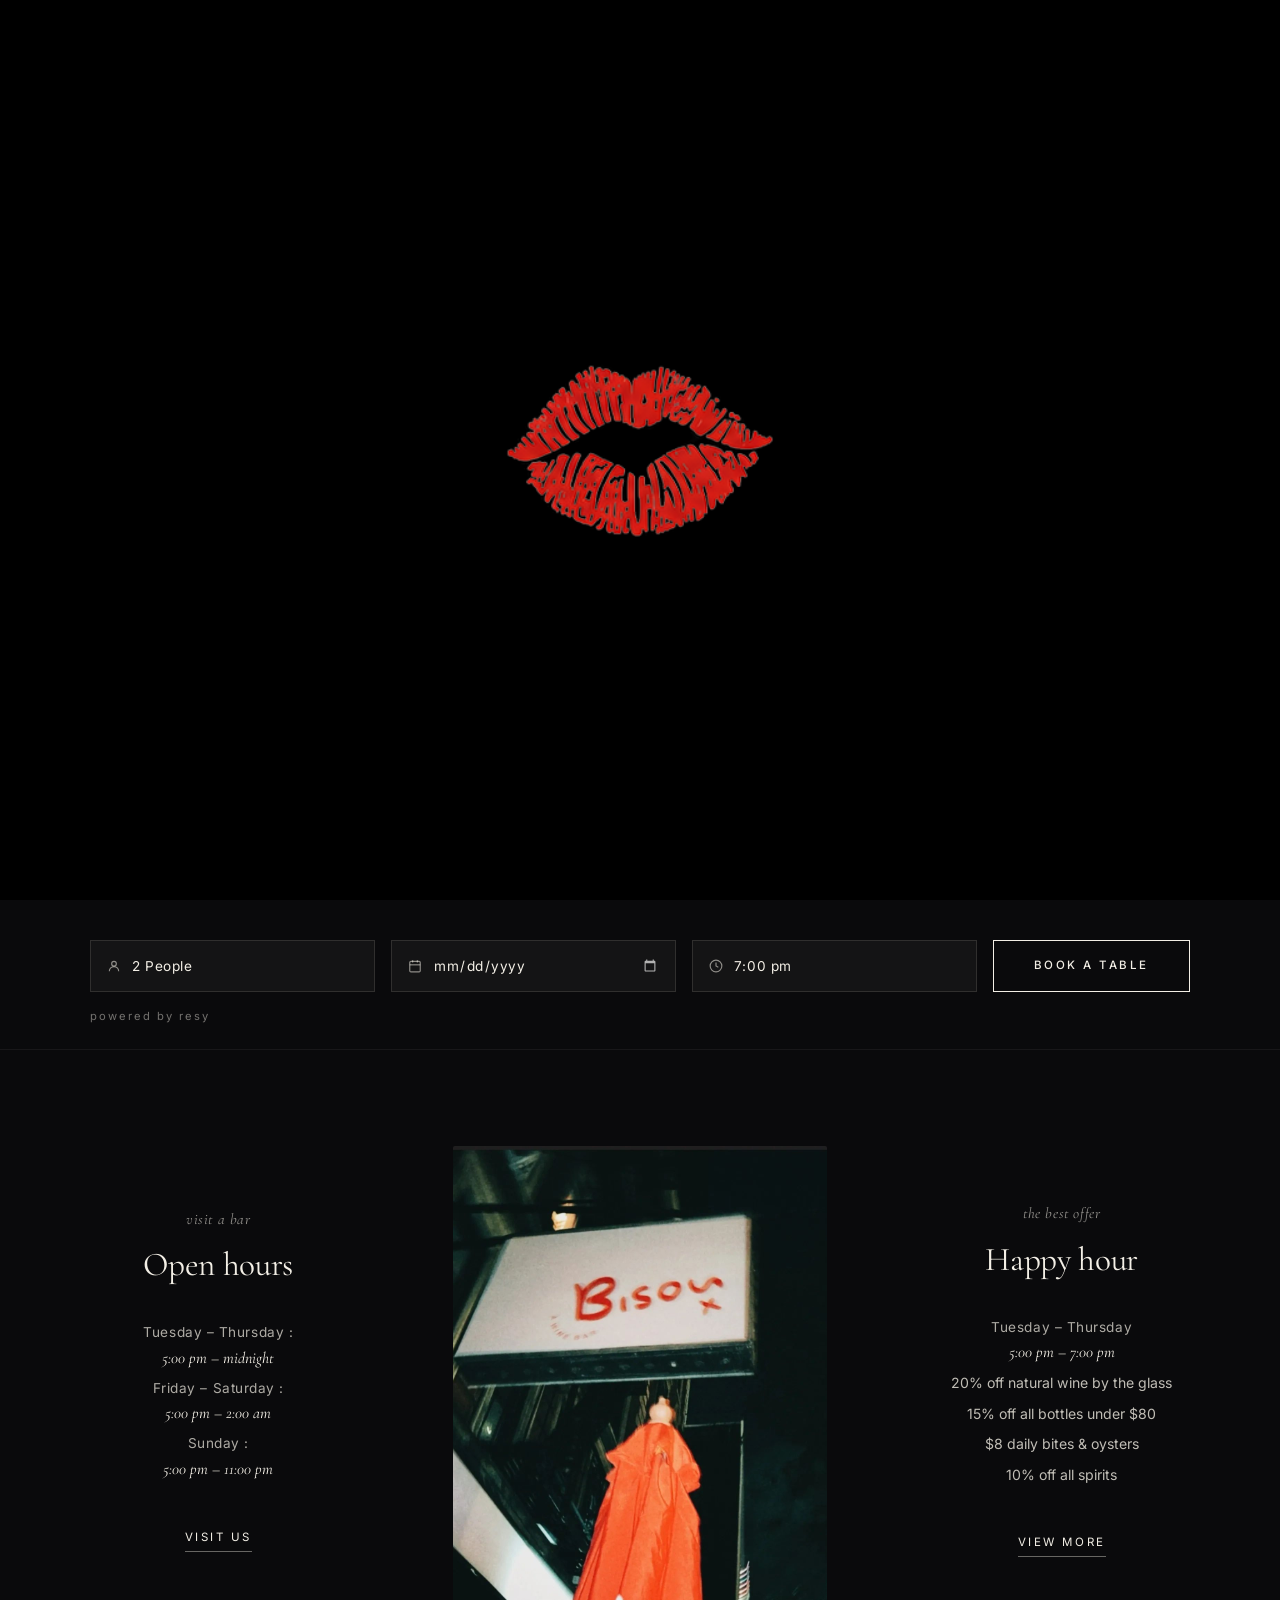
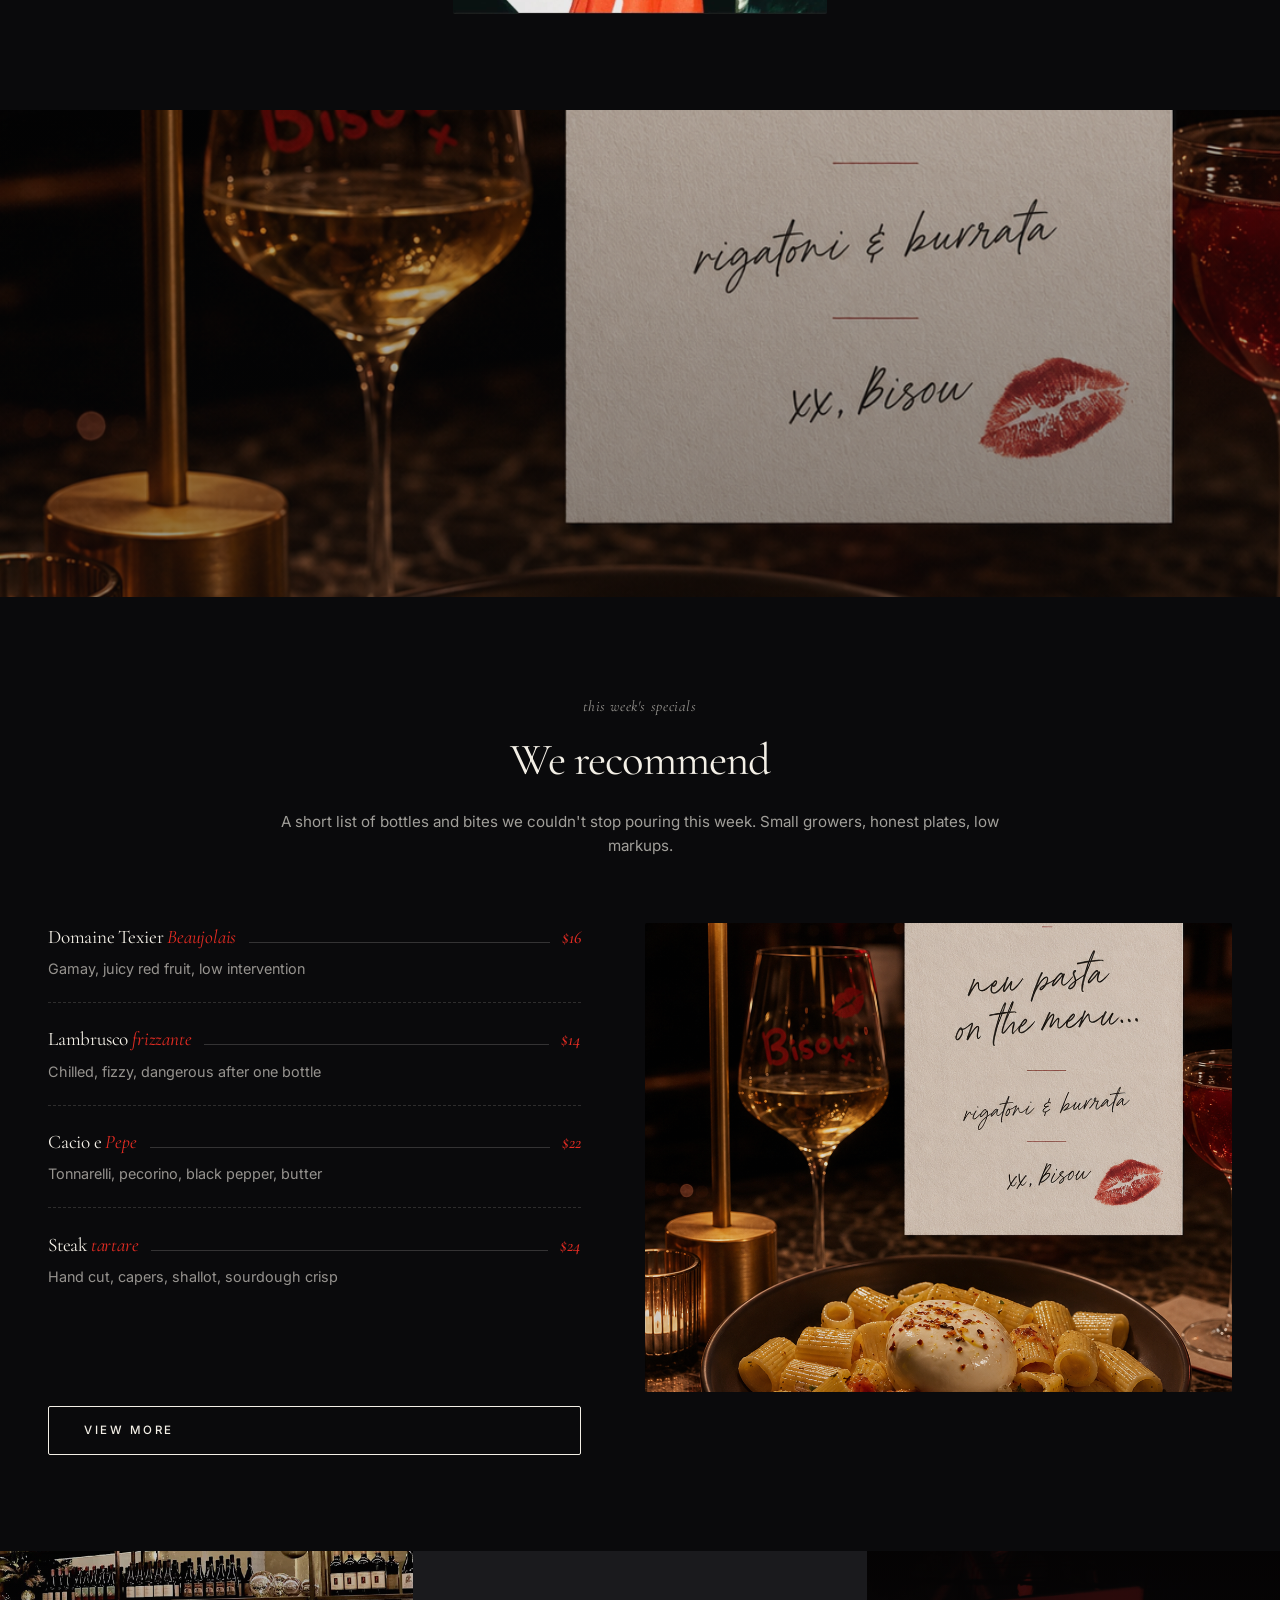
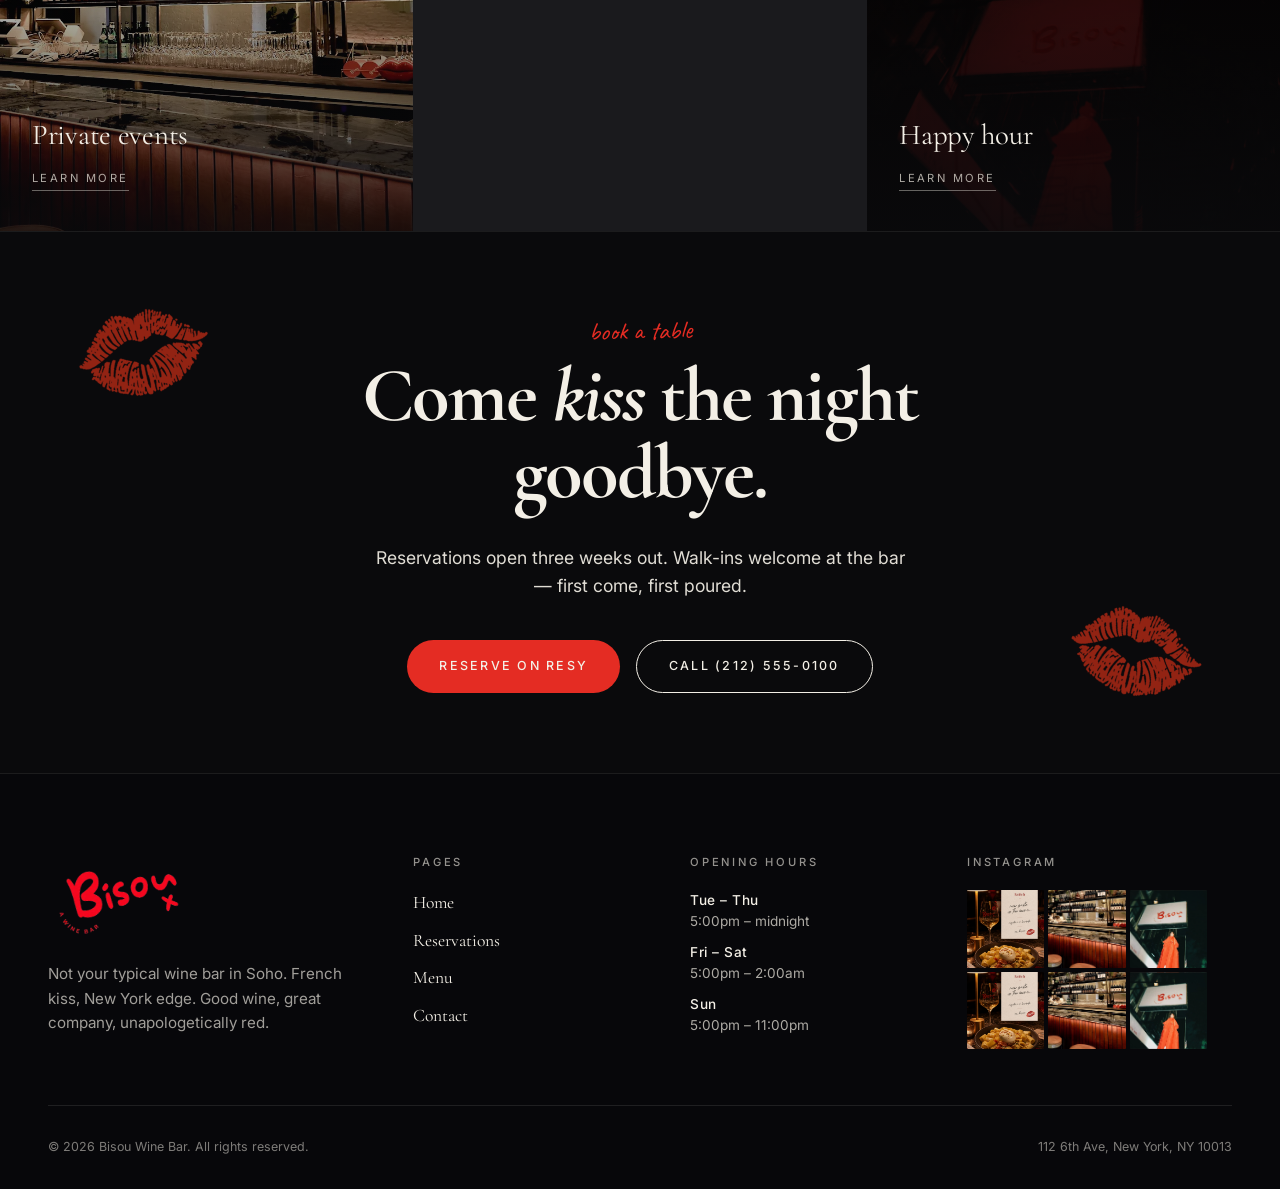
<file: index.html>
<!DOCTYPE html>
<html lang="en">
<head>
<meta charset="UTF-8">
<meta name="viewport" content="width=device-width, initial-scale=1.0">

<!-- ============ SEO ============ -->
<title>Bisou — Not Your Typical Wine Bar in Soho, NYC | Natural Wine & Late-Night Bites</title>
<meta name="description" content="Bisou is a natural wine bar in Soho, NYC. French kiss, New York edge. 120+ bottles by the glass, late-night bites, open until late. Book your table on Resy.">
<meta name="keywords" content="wine bar soho, wine bar nyc, natural wine soho, french wine bar new york, late night wine bar nyc, soho restaurants, bisou wine bar, wine bar spring street">
<meta name="author" content="Bisou Wine Bar">
<meta name="robots" content="index, follow, max-image-preview:large">
<link rel="canonical" href="https://bisounyc.com/">
<link rel="icon" type="image/png" href="images/xx.png">
<link rel="apple-touch-icon" href="images/xx.png">
<meta name="geo.region" content="US-NY">
<meta name="geo.placename" content="New York">
<meta name="geo.position" content="40.7237;-74.0021">
<meta name="ICBM" content="40.7237, -74.0021">

<!-- Open Graph -->
<meta property="og:type" content="restaurant.restaurant">
<meta property="og:title" content="Bisou — Not Your Typical Wine Bar in Soho, NYC">
<meta property="og:description" content="French kiss, New York edge. Natural wine bar in Soho. Open until late.">
<meta property="og:url" content="https://bisounyc.com/">
<meta property="og:site_name" content="Bisou Wine Bar">
<meta property="og:locale" content="en_US">
<meta property="og:image" content="https://bisounyc.com/og-image.jpg">

<!-- Twitter -->
<meta name="twitter:card" content="summary_large_image">
<meta name="twitter:title" content="Bisou — Not Your Typical Wine Bar in Soho, NYC">
<meta name="twitter:description" content="French kiss, New York edge. Natural wine bar in Soho. Open until late.">
<meta name="twitter:image" content="https://bisounyc.com/og-image.jpg">

<!-- LocalBusiness Schema -->
<script type="application/ld+json">
{
  "@context": "https://schema.org",
  "@type": "BarOrPub",
  "@id": "https://bisounyc.com/#business",
  "name": "Bisou Wine Bar",
  "alternateName": "Bisou",
  "description": "Natural wine bar in Soho, NYC. French kiss, New York edge. 120+ bottles by the glass, late-night bites, open until late.",
  "url": "https://bisounyc.com/",
  "telephone": "+1-212-555-0100",
  "email": "hello@bisounyc.com",
  "priceRange": "$$",
  "image": "https://bisounyc.com/og-image.jpg",
  "logo": "https://bisounyc.com/logo.png",
  "address": {
    "@type": "PostalAddress",
    "streetAddress": "112 6th Ave",
    "addressLocality": "New York",
    "addressRegion": "NY",
    "postalCode": "10013",
    "addressCountry": "US"
  },
  "geo": {
    "@type": "GeoCoordinates",
    "latitude": 40.7237,
    "longitude": -74.0021
  },
  "openingHoursSpecification": [
    { "@type": "OpeningHoursSpecification", "dayOfWeek": ["Tuesday","Wednesday","Thursday"], "opens": "17:00", "closes": "00:00" },
    { "@type": "OpeningHoursSpecification", "dayOfWeek": ["Friday","Saturday"], "opens": "17:00", "closes": "02:00" },
    { "@type": "OpeningHoursSpecification", "dayOfWeek": "Sunday", "opens": "17:00", "closes": "23:00" }
  ],
  "servesCuisine": ["Wine Bar", "French", "American", "Natural Wine"],
  "acceptsReservations": "https://resy.com/cities/ny/bisou",
  "hasMenu": "https://bisounyc.com/menu.html",
  "sameAs": [
    "https://www.instagram.com/bisoubarnyc/"
  ],
  "areaServed": {
    "@type": "City",
    "name": "New York"
  }
}
</script>

<link rel="preconnect" href="https://fonts.googleapis.com">
<link rel="preconnect" href="https://fonts.gstatic.com" crossorigin>
<link href="https://fonts.googleapis.com/css2?family=Cormorant+Garamond:ital,wght@0,400;0,500;0,600;0,700;1,400;1,500;1,600;1,700&family=Inter:wght@300;400;500;600;700&family=Caveat:wght@400;600&display=swap" rel="stylesheet">
<link rel="stylesheet" href="styles.css?v=5">
</head>
<body class="home-dark">

<!-- LOADER -->
<div class="bisou-loader" id="bisouLoader" role="status" aria-label="Loading Bisou">
  <img src="images/kiss.png" alt="" class="bisou-loader-mark" aria-hidden="true">
</div>
<script>
  // Hide loader immediately if already shown this session (prevents flash on nav).
  try {
    if (sessionStorage.getItem('bisouLoaderSeen') === '1') {
      document.getElementById('bisouLoader').classList.add('is-hidden');
    }
  } catch (e) {}
</script>

<!-- NAV -->
<nav id="nav" class="dark" aria-label="Main navigation">
  <a href="/" class="nav-logo" aria-label="Bisou home"><img src="images/logo.png" alt="Bisou — A Wine Bar"></a>
  <button class="nav-toggle" aria-label="Toggle menu" aria-expanded="false" aria-controls="primary-nav">
    <span></span><span></span><span></span>
  </button>
  <ul class="nav-links" id="primary-nav">
    <li><a href="#story">Home</a></li>
    <li><a href="menu.html">Menu</a></li>
    <li><a href="events.html">Events</a></li>
    <li><a href="#reservation">Reservations</a></li>
    <li><a href="#contact">Contact</a></li>
  </ul>
  <div class="nav-right">
    <a href="https://www.instagram.com/bisoubarnyc/" target="_blank" rel="noopener" aria-label="Instagram" class="nav-social">
      <svg width="16" height="16" viewBox="0 0 24 24" fill="none" stroke="currentColor" stroke-width="2"><rect x="2" y="2" width="20" height="20" rx="5"/><circle cx="12" cy="12" r="4"/><circle cx="18" cy="6" r="1" fill="currentColor"/></svg>
    </a>
    <a href="https://resy.com/cities/new-york-ny/venues/bisou" target="_blank" rel="noopener" class="nav-cta nav-cta-outline" data-resy>Book a table</a>
  </div>
</nav>

<!-- HERO with carousel arrows -->
<header class="hero hero-dark" role="banner">
  <img class="hero-video" src="images/hero.jpg" alt="Bisou Wine Bar storefront at 112 6th Ave, NY" loading="eager">
  <div class="hero-overlay"></div>

  <button class="hero-arrow hero-arrow-left" aria-label="Previous">
    <svg width="14" height="14" viewBox="0 0 24 24" fill="none" stroke="currentColor" stroke-width="2"><polyline points="15 18 9 12 15 6"/></svg>
  </button>
  <button class="hero-arrow hero-arrow-right" aria-label="Next">
    <svg width="14" height="14" viewBox="0 0 24 24" fill="none" stroke="currentColor" stroke-width="2"><polyline points="9 18 15 12 9 6"/></svg>
  </button>

  <div class="hero-content hero-content-center">
    <span class="hero-eyebrow hero-eyebrow-italic">Exclusive wine bar</span>
    <h1>French <em>kiss,</em> New York <em>edge</em></h1>
    <a href="#story" class="btn btn-outline-light">View more</a>
  </div>
</header>

<!-- BOOKING STRIP -->
<section class="booking-strip" aria-label="Reserve a table">
  <div class="booking-strip-inner">
    <div class="booking-field">
      <span class="booking-icon" aria-hidden="true">
        <svg width="14" height="14" viewBox="0 0 24 24" fill="none" stroke="currentColor" stroke-width="2"><circle cx="12" cy="8" r="4"/><path d="M4 21c0-4.4 3.6-8 8-8s8 3.6 8 8"/></svg>
      </span>
      <select class="booking-select" aria-label="Number of guests">
        <option>2 People</option>
        <option>1 Person</option>
        <option>3 People</option>
        <option>4 People</option>
        <option>5 People</option>
        <option>6 People</option>
        <option>7+ People</option>
      </select>
    </div>
    <div class="booking-field">
      <span class="booking-icon" aria-hidden="true">
        <svg width="14" height="14" viewBox="0 0 24 24" fill="none" stroke="currentColor" stroke-width="2"><rect x="3" y="4" width="18" height="18" rx="2"/><line x1="16" y1="2" x2="16" y2="6"/><line x1="8" y1="2" x2="8" y2="6"/><line x1="3" y1="10" x2="21" y2="10"/></svg>
      </span>
      <input type="date" class="booking-input" aria-label="Reservation date">
    </div>
    <div class="booking-field">
      <span class="booking-icon" aria-hidden="true">
        <svg width="14" height="14" viewBox="0 0 24 24" fill="none" stroke="currentColor" stroke-width="2"><circle cx="12" cy="12" r="10"/><polyline points="12 6 12 12 16 14"/></svg>
      </span>
      <select class="booking-select" aria-label="Time">
        <option>7:00 pm</option>
        <option>5:30 pm</option>
        <option>6:00 pm</option>
        <option>6:30 pm</option>
        <option>7:30 pm</option>
        <option>8:00 pm</option>
        <option>8:30 pm</option>
        <option>9:00 pm</option>
        <option>10:00 pm</option>
      </select>
    </div>
    <a href="https://resy.com/cities/new-york-ny/venues/bisou" target="_blank" rel="noopener" class="booking-submit" data-resy>Book a Table</a>
  </div>
  <p class="booking-credit">Powered by Resy</p>
</section>

<!-- HOURS / IMAGE / HAPPY HOUR -->
<section class="trio" id="story" aria-labelledby="story-title">
  <div class="trio-inner">

    <div class="trio-col">
      <span class="section-label">visit a bar</span>
      <h2 class="trio-title" id="story-title">Open hours</h2>
      <div class="trio-hours">
        <div class="trio-hours-row">
          <span class="trio-day">Tuesday – Thursday :</span>
          <span class="trio-time">5:00 pm – midnight</span>
        </div>
        <div class="trio-hours-row">
          <span class="trio-day">Friday – Saturday :</span>
          <span class="trio-time">5:00 pm – 2:00 am</span>
        </div>
        <div class="trio-hours-row">
          <span class="trio-day">Sunday :</span>
          <span class="trio-time">5:00 pm – 11:00 pm</span>
        </div>
      </div>
      <a href="#contact" class="trio-link">Visit Us</a>
    </div>

    <div class="trio-image" role="img" aria-label="Inside Bisou wine bar"></div>

    <div class="trio-col">
      <span class="section-label">the best offer</span>
      <h2 class="trio-title">Happy hour</h2>
      <div class="trio-hours">
        <div class="trio-hours-row trio-hours-row-center">
          <span class="trio-day">Tuesday – Thursday</span>
          <span class="trio-time">5:00 pm – 7:00 pm</span>
        </div>
        <div class="trio-offer">20% off natural wine by the glass</div>
        <div class="trio-offer">15% off all bottles under $80</div>
        <div class="trio-offer">$8 daily bites & oysters</div>
        <div class="trio-offer">10% off all spirits</div>
      </div>
      <a href="menu.html" class="trio-link">View more</a>
    </div>

  </div>
</section>

<!-- WIDE IMAGE BANNER -->
<section class="wide-banner" aria-hidden="true">
  <div class="wide-banner-inner"></div>
</section>

<!-- WE RECOMMEND -->
<section class="recommend" aria-labelledby="recommend-title">
  <div class="recommend-head">
    <span class="section-label">this week's specials</span>
    <h2 class="recommend-title" id="recommend-title">We recommend</h2>
    <p class="recommend-sub">A short list of bottles and bites we couldn't stop pouring this week. Small growers, honest plates, low markups.</p>
  </div>

  <div class="recommend-grid">
    <ul class="recommend-list">
      <li>
        <div class="recommend-row">
          <span class="recommend-name">Domaine Texier <em>Beaujolais</em></span>
          <span class="recommend-dot"></span>
          <span class="recommend-price">$16</span>
        </div>
        <p class="recommend-desc">Gamay, juicy red fruit, low intervention</p>
      </li>
      <li>
        <div class="recommend-row">
          <span class="recommend-name">Lambrusco <em>frizzante</em></span>
          <span class="recommend-dot"></span>
          <span class="recommend-price">$14</span>
        </div>
        <p class="recommend-desc">Chilled, fizzy, dangerous after one bottle</p>
      </li>
      <li>
        <div class="recommend-row">
          <span class="recommend-name">Cacio e <em>Pepe</em></span>
          <span class="recommend-dot"></span>
          <span class="recommend-price">$22</span>
        </div>
        <p class="recommend-desc">Tonnarelli, pecorino, black pepper, butter</p>
      </li>
      <li>
        <div class="recommend-row">
          <span class="recommend-name">Steak <em>tartare</em></span>
          <span class="recommend-dot"></span>
          <span class="recommend-price">$24</span>
        </div>
        <p class="recommend-desc">Hand cut, capers, shallot, sourdough crisp</p>
      </li>
    </ul>
    <a href="menu.html" class="btn btn-outline-light recommend-cta">View More</a>

    <div class="recommend-image" role="img" aria-label="Bartender pouring at Bisou"></div>
  </div>
</section>

<!-- PROMO / MAP / PROMO -->
<section class="promo-row" aria-label="Promotions and location">
  <a href="events.html" class="promo-card promo-card-events" aria-label="Private events at Bisou">
    <div class="promo-card-content">
      <h3>Private events</h3>
      <span class="promo-card-link">Learn more</span>
    </div>
  </a>

  <a href="https://www.google.com/maps/place/Bisou/data=!4m2!3m1!1s0x0:0x963770b010f868d4" target="_blank" rel="noopener" class="promo-map" aria-label="Open Bisou location in Google Maps">
    <iframe
      class="promo-map-embed"
      src="https://www.google.com/maps?q=Bisou+112+6th+Ave+New+York+NY+10013&z=15&output=embed"
      loading="lazy"
      referrerpolicy="no-referrer-when-downgrade"
      title="Map showing Bisou at 112 6th Ave, NY"></iframe>
  </a>

  <a href="#reservation" class="promo-card promo-card-promo" aria-label="Happy hour at Bisou">
    <div class="promo-card-content">
      <h3>Happy hour</h3>
      <span class="promo-card-link">Learn more</span>
    </div>
  </a>
</section>

<!-- RESERVATION CTA -->
<section class="reservation reservation-dark" id="reservation" aria-labelledby="reservation-title">
  <span class="section-label">book a table</span>
  <h2 id="reservation-title">Come <em>kiss</em> the night<br>goodbye.</h2>
  <p>Reservations open three weeks out. Walk-ins welcome at the bar — first come, first poured.</p>
  <div class="resy-buttons">
    <a href="https://resy.com/cities/new-york-ny/venues/bisou" target="_blank" rel="noopener" class="btn" data-resy>Reserve on Resy</a>
    <a href="tel:+12125550100" class="btn btn-ghost-light">Call (212) 555-0100</a>
  </div>
</section>

<!-- FOOTER -->
<footer class="footer-dark" id="contact">
  <div class="footer-top footer-top-4col">
    <div class="footer-brand">
      <img src="images/logo.png" alt="Bisou — A Wine Bar" class="footer-logo">
      <p>Not your typical wine bar in Soho. French kiss, New York edge. Good wine, great company, unapologetically red.</p>
    </div>
    <div class="footer-col">
      <h5>Pages</h5>
      <ul>
        <li><a href="#story">Home</a></li>
        <li><a href="#reservation">Reservations</a></li>
        <li><a href="menu.html">Menu</a></li>
        <li><a href="#contact">Contact</a></li>
      </ul>
    </div>
    <div class="footer-col">
      <h5>Opening hours</h5>
      <div class="footer-hours">
        <p><strong>Tue – Thu</strong><br>5:00pm – midnight</p>
        <p><strong>Fri – Sat</strong><br>5:00pm – 2:00am</p>
        <p><strong>Sun</strong><br>5:00pm – 11:00pm</p>
      </div>
    </div>
    <div class="footer-col">
      <h5>Instagram</h5>
      <div class="footer-instagram" aria-label="Instagram preview">
        <span class="ig-tile" style="background-image:url('images/menu-pasta.jpg')"></span>
        <span class="ig-tile" style="background-image:url('images/private-events.webp')"></span>
        <span class="ig-tile" style="background-image:url('images/hero.jpg')"></span>
        <span class="ig-tile" style="background-image:url('images/menu-pasta.jpg')"></span>
        <span class="ig-tile" style="background-image:url('images/private-events.webp')"></span>
        <span class="ig-tile" style="background-image:url('images/hero.jpg')"></span>
      </div>
    </div>
  </div>
  <div class="footer-bottom">
    <span>© 2026 Bisou Wine Bar. All rights reserved.</span>
    <span>112 6th Ave, New York, NY 10013</span>
  </div>
</footer>

<script async src="https://widgets.resy.com/embed.js"></script>
<script src="script.js"></script>

</body>
</html>
</file>
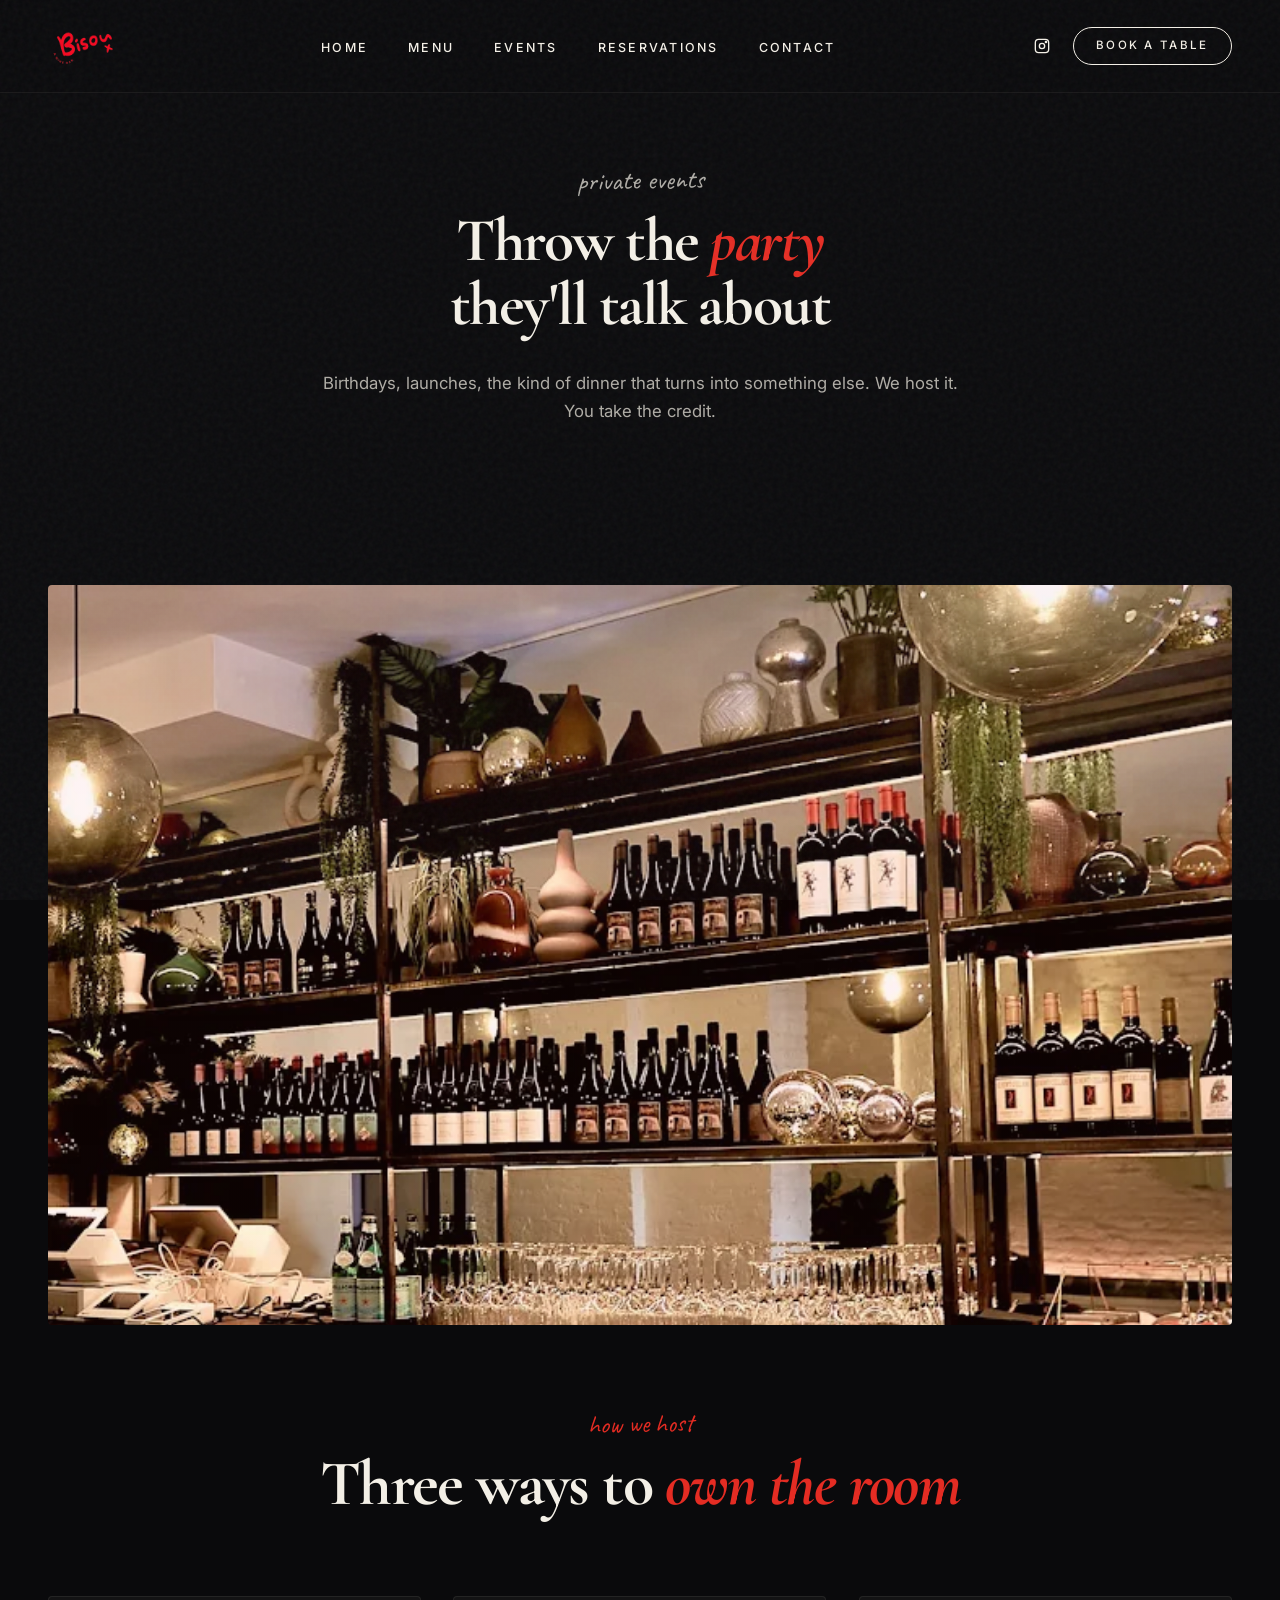
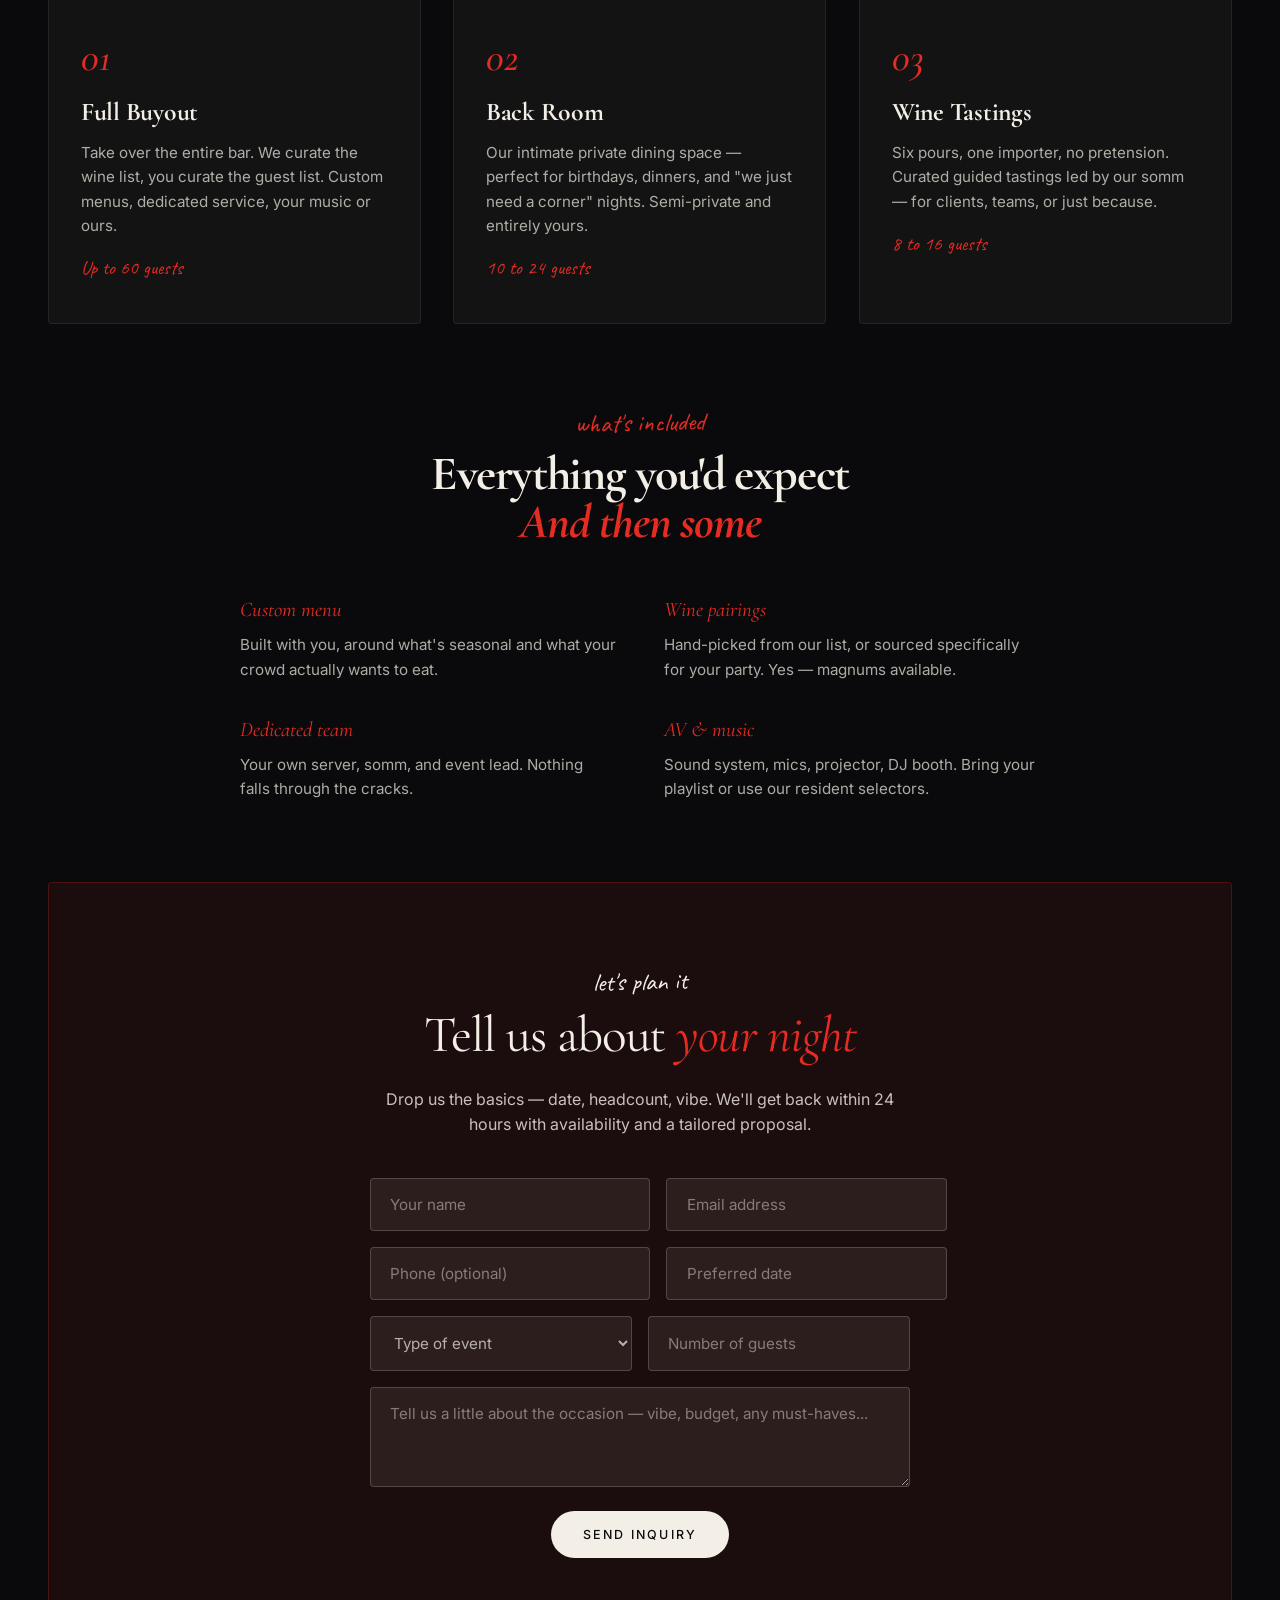
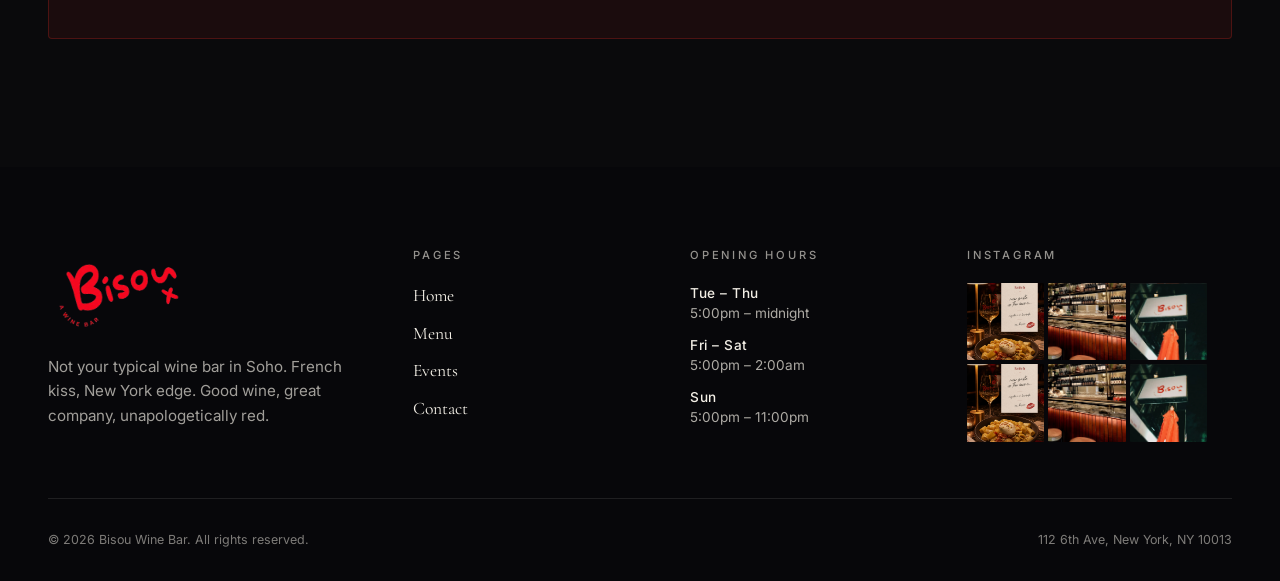
<file: events.html>
<!DOCTYPE html>
<html lang="en">
<head>
<meta charset="UTF-8">
<meta name="viewport" content="width=device-width, initial-scale=1.0">

<title>Private Events — Bisou Wine Bar Soho NYC | Buyouts, Private Dining, Tastings</title>
<meta name="description" content="Host your private event at Bisou Wine Bar in Soho. Full buyouts up to 60 guests, back-room private dining, wine tastings, and chef's table experiences.">
<link rel="canonical" href="https://bisounyc.com/events.html">
<link rel="icon" type="image/png" href="images/xx.png">
<link rel="apple-touch-icon" href="images/xx.png">
<meta name="robots" content="index, follow">

<meta property="og:title" content="Private Events at Bisou Wine Bar Soho NYC">
<meta property="og:description" content="Buyouts, private dining, wine tastings — turn your night into something they'll talk about.">
<meta property="og:url" content="https://bisounyc.com/events.html">
<meta property="og:type" content="website">

<script type="application/ld+json">
{
  "@context": "https://schema.org",
  "@type": "Service",
  "name": "Private Events at Bisou Wine Bar",
  "provider": {
    "@type": "BarOrPub",
    "name": "Bisou Wine Bar",
    "address": {
      "@type": "PostalAddress",
      "streetAddress": "112 6th Ave",
      "addressLocality": "New York",
      "addressRegion": "NY",
      "postalCode": "10013"
    }
  },
  "description": "Private dining, full buyouts, wine tastings and chef's table experiences in Soho, NYC.",
  "areaServed": "New York",
  "serviceType": "Private Event Venue"
}
</script>

<link rel="preconnect" href="https://fonts.googleapis.com">
<link rel="preconnect" href="https://fonts.gstatic.com" crossorigin>
<link href="https://fonts.googleapis.com/css2?family=Cormorant+Garamond:ital,wght@0,400;0,500;0,600;0,700;1,400;1,500;1,600;1,700&family=Inter:wght@300;400;500;600;700&family=Caveat:wght@400;600&display=swap" rel="stylesheet">
<link rel="stylesheet" href="styles.css?v=3">
</head>
<body class="home-dark">

<nav id="nav" class="dark" aria-label="Main navigation">
  <a href="index.html" class="nav-logo" aria-label="Bisou home"><img src="images/logo.png" alt="Bisou — A Wine Bar"></a>
  <button class="nav-toggle" aria-label="Toggle menu" aria-expanded="false" aria-controls="primary-nav">
    <span></span><span></span><span></span>
  </button>
  <ul class="nav-links" id="primary-nav">
    <li><a href="index.html">Home</a></li>
    <li><a href="menu.html">Menu</a></li>
    <li><a href="events.html">Events</a></li>
    <li><a href="index.html#reservation">Reservations</a></li>
    <li><a href="index.html#contact">Contact</a></li>
  </ul>
  <div class="nav-right">
    <a href="https://www.instagram.com/bisoubarnyc/" target="_blank" rel="noopener" aria-label="Instagram" class="nav-social">
      <svg width="16" height="16" viewBox="0 0 24 24" fill="none" stroke="currentColor" stroke-width="2"><rect x="2" y="2" width="20" height="20" rx="5"/><circle cx="12" cy="12" r="4"/><circle cx="18" cy="6" r="1" fill="currentColor"/></svg>
    </a>
    <a href="https://resy.com/cities/new-york-ny/venues/bisou" target="_blank" rel="noopener" class="nav-cta nav-cta-outline" data-resy>Book a table</a>
  </div>
</nav>

<header class="page-hero">
  <span class="section-label">private events</span>
  <h1>Throw the <em>party</em><br>they'll talk about</h1>
  <p class="lead">Birthdays, launches, the kind of dinner that turns into something else. We host it. You take the credit.</p>
</header>

<main class="events-page">

  <div class="events-hero-image" role="img" aria-label="Private event setup at Bisou Wine Bar"></div>

  <section style="margin-bottom: 5rem;">
    <span class="section-label" style="display: block; text-align: center;">how we host</span>
    <h2 class="section-title" style="text-align: center;">Three ways to <em>own the room</em></h2>
  </section>

  <div class="events-types">
    <div class="event-type">
      <div class="num">01</div>
      <h3>Full Buyout</h3>
      <p>Take over the entire bar. We curate the wine list, you curate the guest list. Custom menus, dedicated service, your music or ours.</p>
      <span class="capacity">Up to 60 guests</span>
    </div>
    <div class="event-type">
      <div class="num">02</div>
      <h3>Back Room</h3>
      <p>Our intimate private dining space — perfect for birthdays, dinners, and "we just need a corner" nights. Semi-private and entirely yours.</p>
      <span class="capacity">10 to 24 guests</span>
    </div>
    <div class="event-type">
      <div class="num">03</div>
      <h3>Wine Tastings</h3>
      <p>Six pours, one importer, no pretension. Curated guided tastings led by our somm — for clients, teams, or just because.</p>
      <span class="capacity">8 to 16 guests</span>
    </div>
  </div>

  <section style="margin-bottom: 5rem;">
    <div style="max-width: 800px; margin: 0 auto; text-align: center;">
      <span class="section-label">what's included</span>
      <h2 class="section-title" style="font-size: clamp(2rem, 4vw, 3rem);">Everything you'd expect<br><em>And then some</em></h2>
      <div style="display: grid; grid-template-columns: repeat(2, 1fr); gap: 2rem 3rem; margin-top: 3rem; text-align: left;">
        <div>
          <div style="font-family: var(--display); font-style: italic; color: var(--bisou-red); font-size: 1.3rem; margin-bottom: 0.5rem;">Custom menu</div>
          <p style="color: rgba(243,239,230,0.7); font-size: 0.95rem; line-height: 1.6;">Built with you, around what's seasonal and what your crowd actually wants to eat.</p>
        </div>
        <div>
          <div style="font-family: var(--display); font-style: italic; color: var(--bisou-red); font-size: 1.3rem; margin-bottom: 0.5rem;">Wine pairings</div>
          <p style="color: rgba(243,239,230,0.7); font-size: 0.95rem; line-height: 1.6;">Hand-picked from our list, or sourced specifically for your party. Yes — magnums available.</p>
        </div>
        <div>
          <div style="font-family: var(--display); font-style: italic; color: var(--bisou-red); font-size: 1.3rem; margin-bottom: 0.5rem;">Dedicated team</div>
          <p style="color: rgba(243,239,230,0.7); font-size: 0.95rem; line-height: 1.6;">Your own server, somm, and event lead. Nothing falls through the cracks.</p>
        </div>
        <div>
          <div style="font-family: var(--display); font-style: italic; color: var(--bisou-red); font-size: 1.3rem; margin-bottom: 0.5rem;">AV & music</div>
          <p style="color: rgba(243,239,230,0.7); font-size: 0.95rem; line-height: 1.6;">Sound system, mics, projector, DJ booth. Bring your playlist or use our resident selectors.</p>
        </div>
      </div>
    </div>
  </section>

  <!-- INQUIRY FORM -->
  <div class="event-cta">
    <span class="section-label" style="color: var(--warm-ivory);">let's plan it</span>
    <h2>Tell us about <em>your night</em></h2>
    <p>Drop us the basics — date, headcount, vibe. We'll get back within 24 hours with availability and a tailored proposal.</p>

    <form class="event-form" id="eventForm" onsubmit="handleFormSubmit(event)">
      <div class="form-row">
        <input type="text" name="name" placeholder="Your name" required>
        <input type="email" name="email" placeholder="Email address" required>
      </div>
      <div class="form-row">
        <input type="tel" name="phone" placeholder="Phone (optional)">
        <input type="text" name="date" placeholder="Preferred date" required>
      </div>
      <div class="form-row">
        <select name="type" required>
          <option value="">Type of event</option>
          <option value="buyout">Full buyout</option>
          <option value="backroom">Back room / private dining</option>
          <option value="tasting">Wine tasting</option>
          <option value="other">Something else</option>
        </select>
        <input type="number" name="guests" placeholder="Number of guests" min="2" max="80" required>
      </div>
      <textarea name="details" placeholder="Tell us a little about the occasion — vibe, budget, any must-haves..."></textarea>
      <button type="submit" class="btn btn-light">Send inquiry</button>
    </form>
  </div>

</main>

<!-- FOOTER -->
<footer class="footer-dark">
  <div class="footer-top footer-top-4col">
    <div class="footer-brand">
      <img src="images/logo.png" alt="Bisou — A Wine Bar" class="footer-logo">
      <p>Not your typical wine bar in Soho. French kiss, New York edge. Good wine, great company, unapologetically red.</p>
    </div>
    <div class="footer-col">
      <h5>Pages</h5>
      <ul>
        <li><a href="index.html">Home</a></li>
        <li><a href="menu.html">Menu</a></li>
        <li><a href="events.html">Events</a></li>
        <li><a href="index.html#contact">Contact</a></li>
      </ul>
    </div>
    <div class="footer-col">
      <h5>Opening hours</h5>
      <div class="footer-hours">
        <p><strong>Tue – Thu</strong><br>5:00pm – midnight</p>
        <p><strong>Fri – Sat</strong><br>5:00pm – 2:00am</p>
        <p><strong>Sun</strong><br>5:00pm – 11:00pm</p>
      </div>
    </div>
    <div class="footer-col">
      <h5>Instagram</h5>
      <div class="footer-instagram" aria-label="Instagram preview">
        <span class="ig-tile" style="background-image:url('images/menu-pasta.jpg')"></span>
        <span class="ig-tile" style="background-image:url('images/private-events.webp')"></span>
        <span class="ig-tile" style="background-image:url('images/hero.jpg')"></span>
        <span class="ig-tile" style="background-image:url('images/menu-pasta.jpg')"></span>
        <span class="ig-tile" style="background-image:url('images/private-events.webp')"></span>
        <span class="ig-tile" style="background-image:url('images/hero.jpg')"></span>
      </div>
    </div>
  </div>
  <div class="footer-bottom">
    <span>© 2026 Bisou Wine Bar. All rights reserved.</span>
    <span>112 6th Ave, New York, NY 10013</span>
  </div>
</footer>

<script async src="https://widgets.resy.com/embed.js"></script>
<script src="script.js"></script>
<script>
  function handleFormSubmit(e) {
    e.preventDefault();
    const data = new FormData(e.target);
    const subject = encodeURIComponent('Private event inquiry — ' + (data.get('name') || ''));
    const body = encodeURIComponent(
      `Name: ${data.get('name')}\n` +
      `Email: ${data.get('email')}\n` +
      `Phone: ${data.get('phone') || '—'}\n` +
      `Date: ${data.get('date')}\n` +
      `Event type: ${data.get('type')}\n` +
      `Guests: ${data.get('guests')}\n\n` +
      `Details:\n${data.get('details') || '—'}`
    );
    window.location.href = `mailto:events@bisounyc.com?subject=${subject}&body=${body}`;
  }
</script>
</body>
</html>
</file>
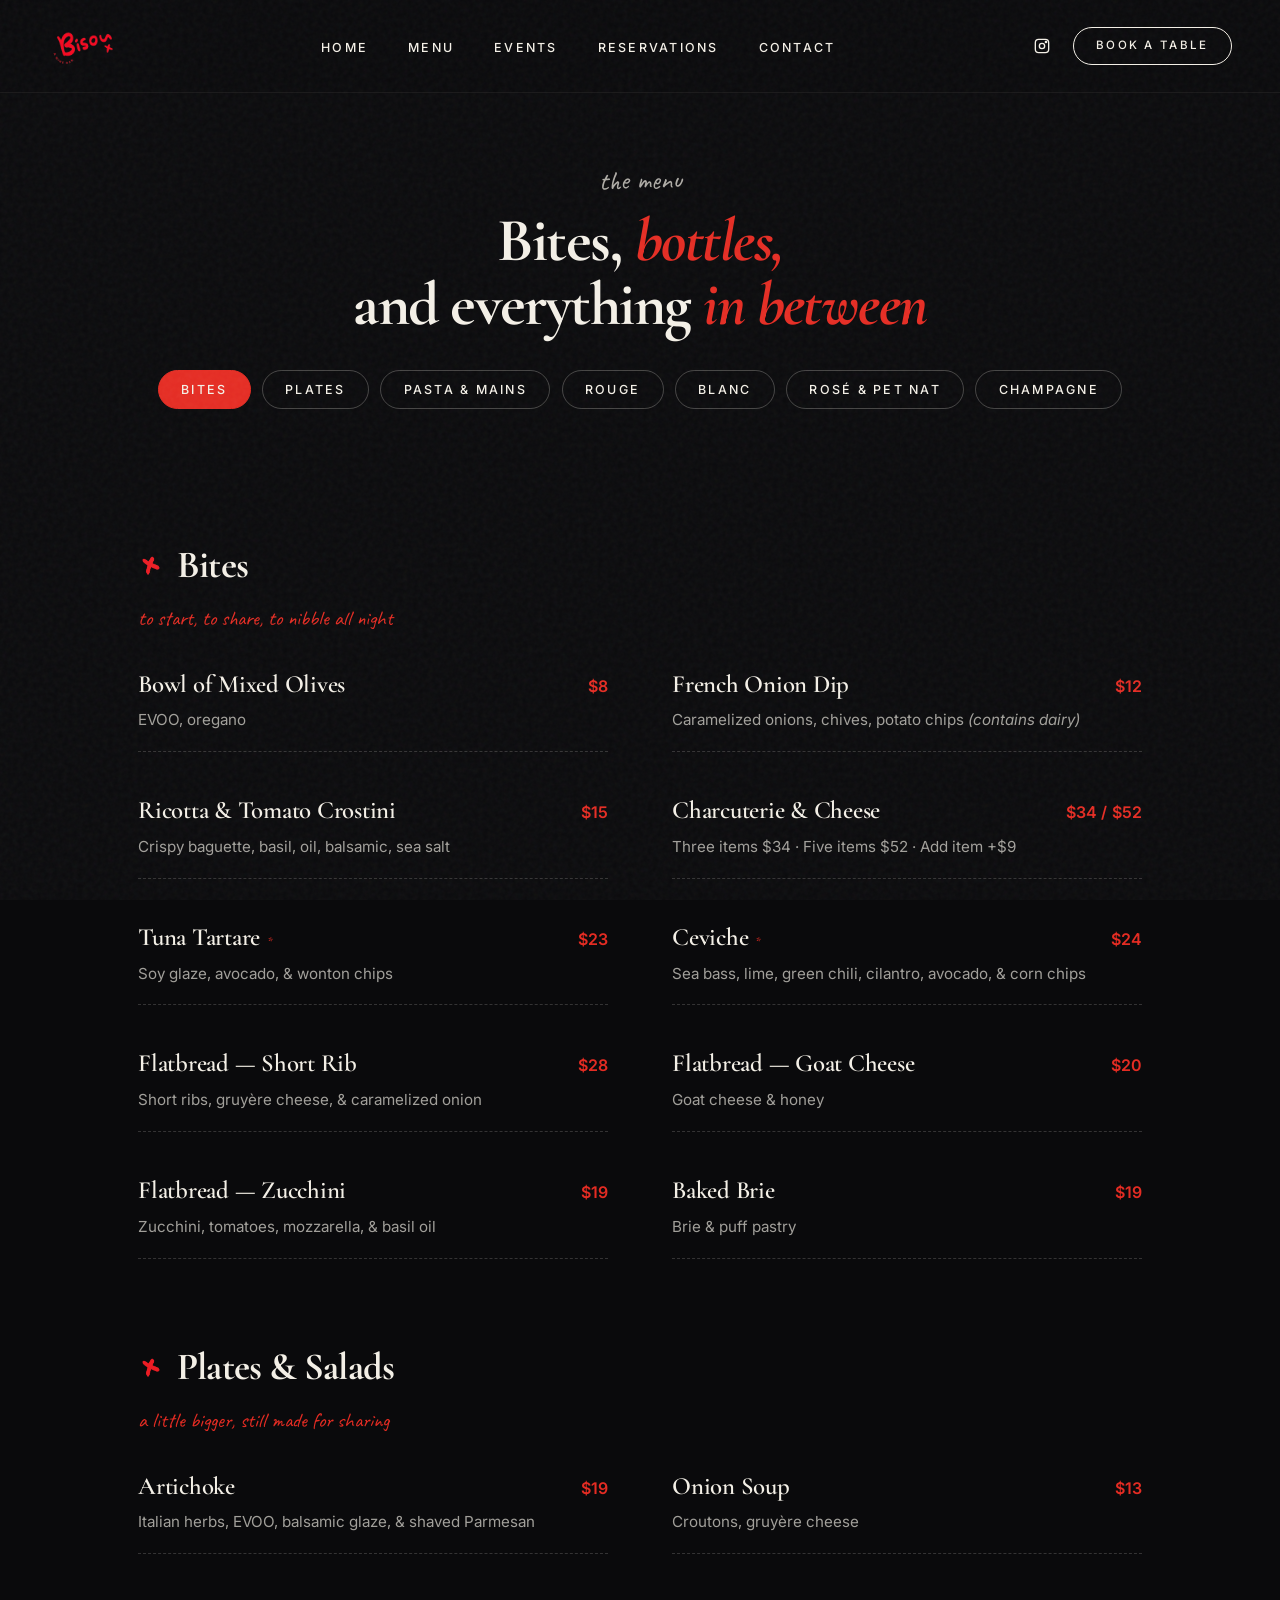
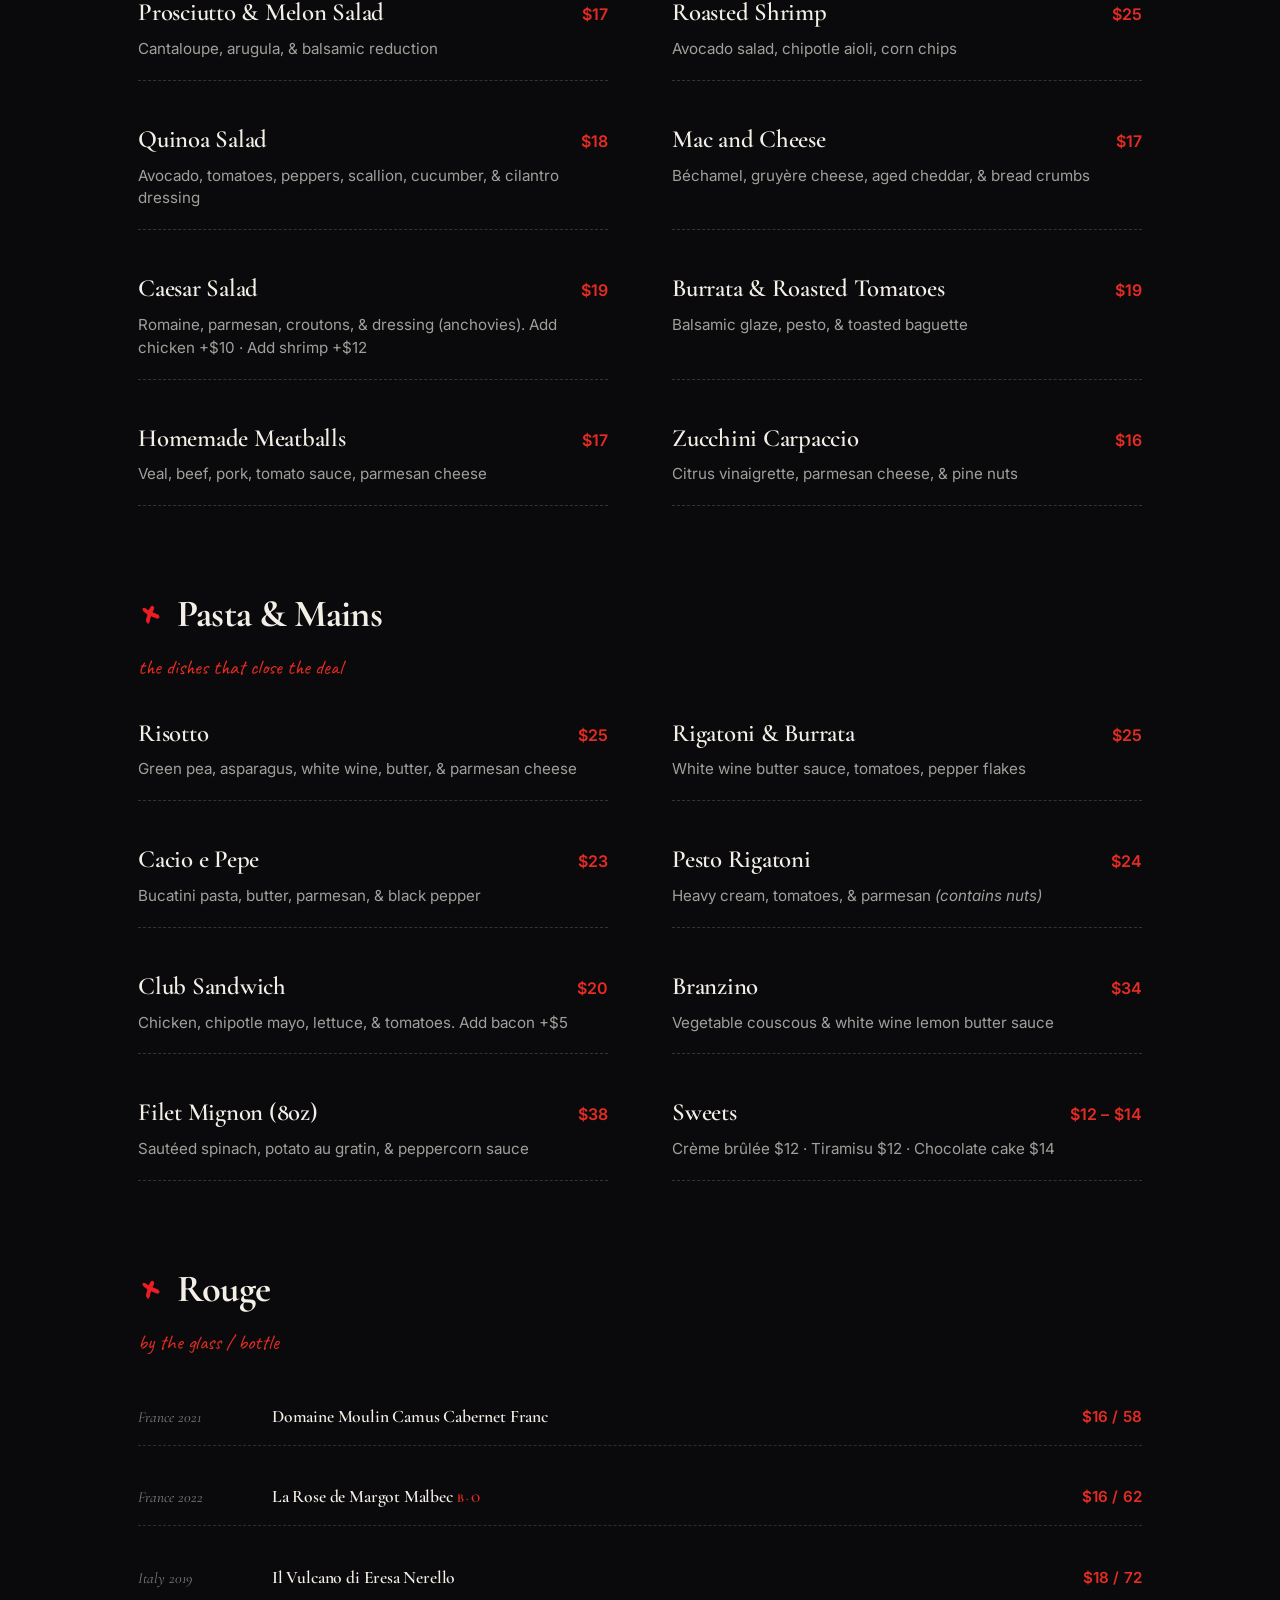
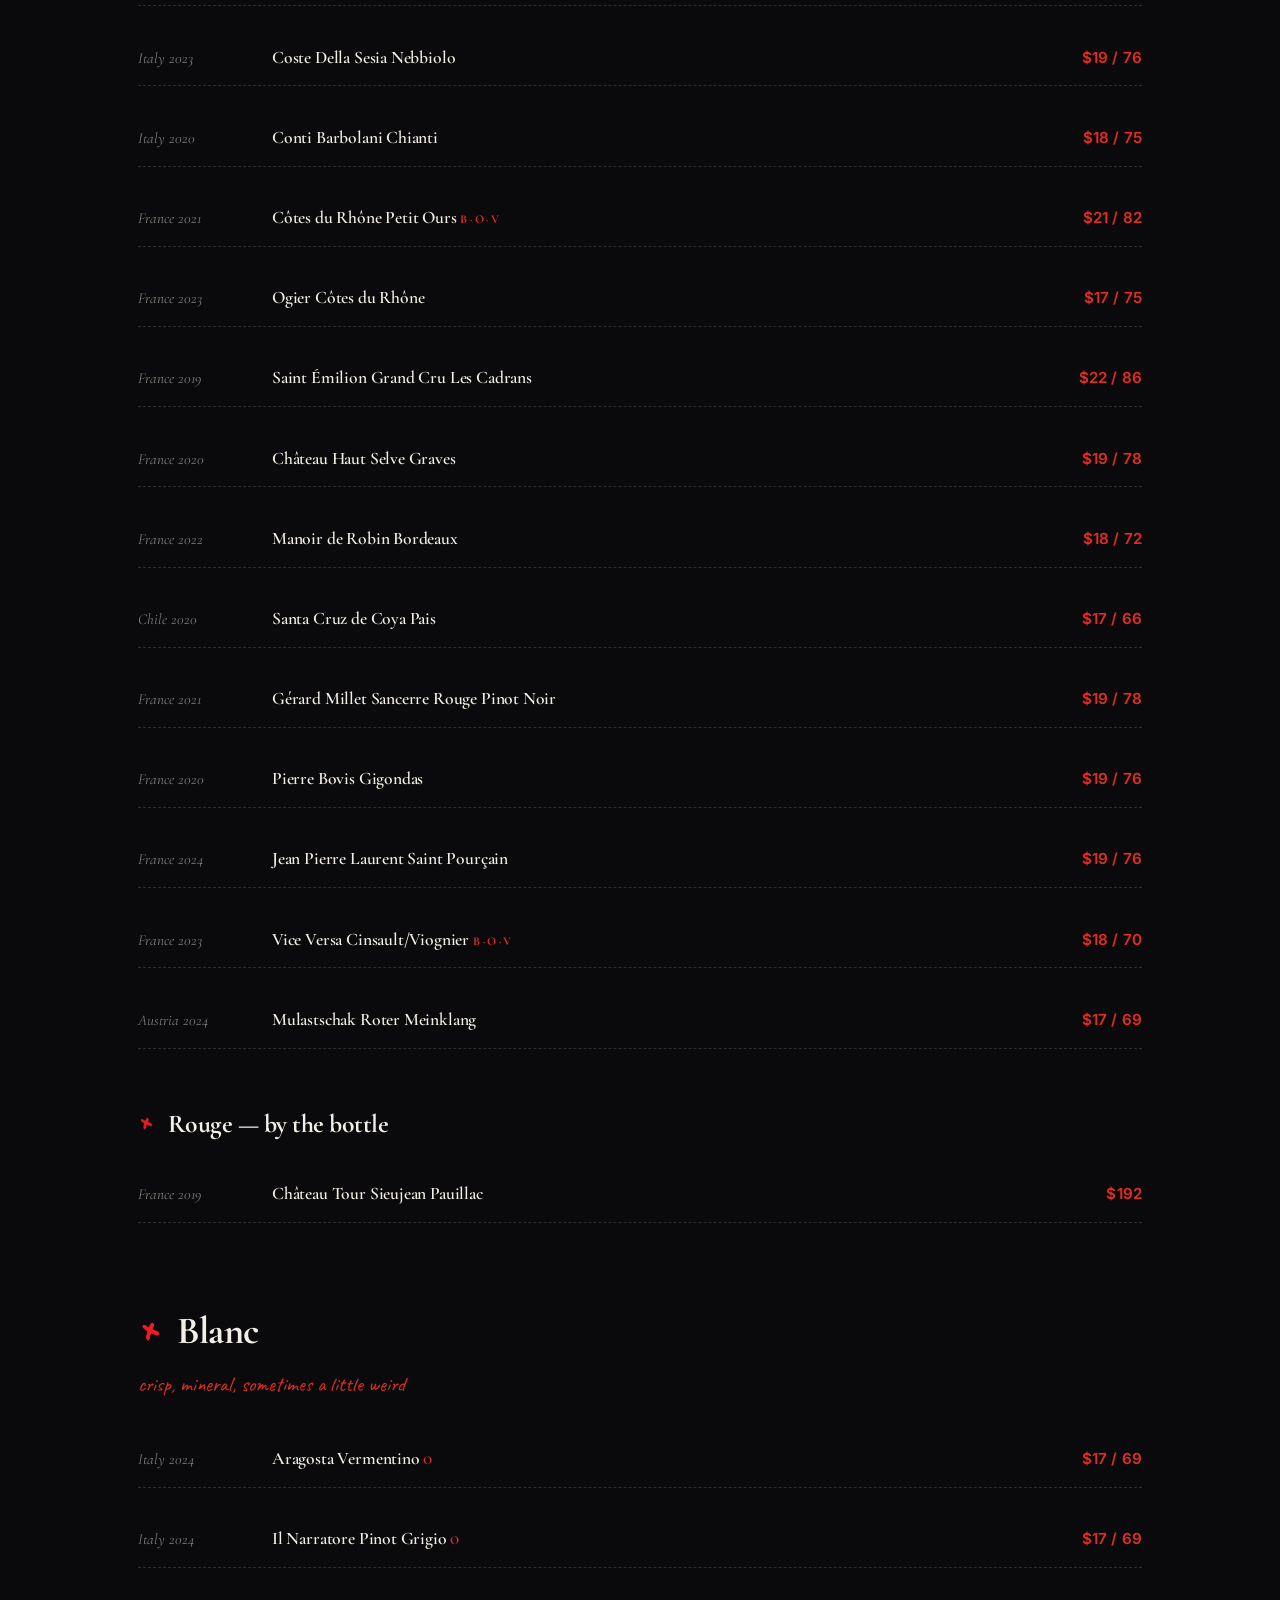
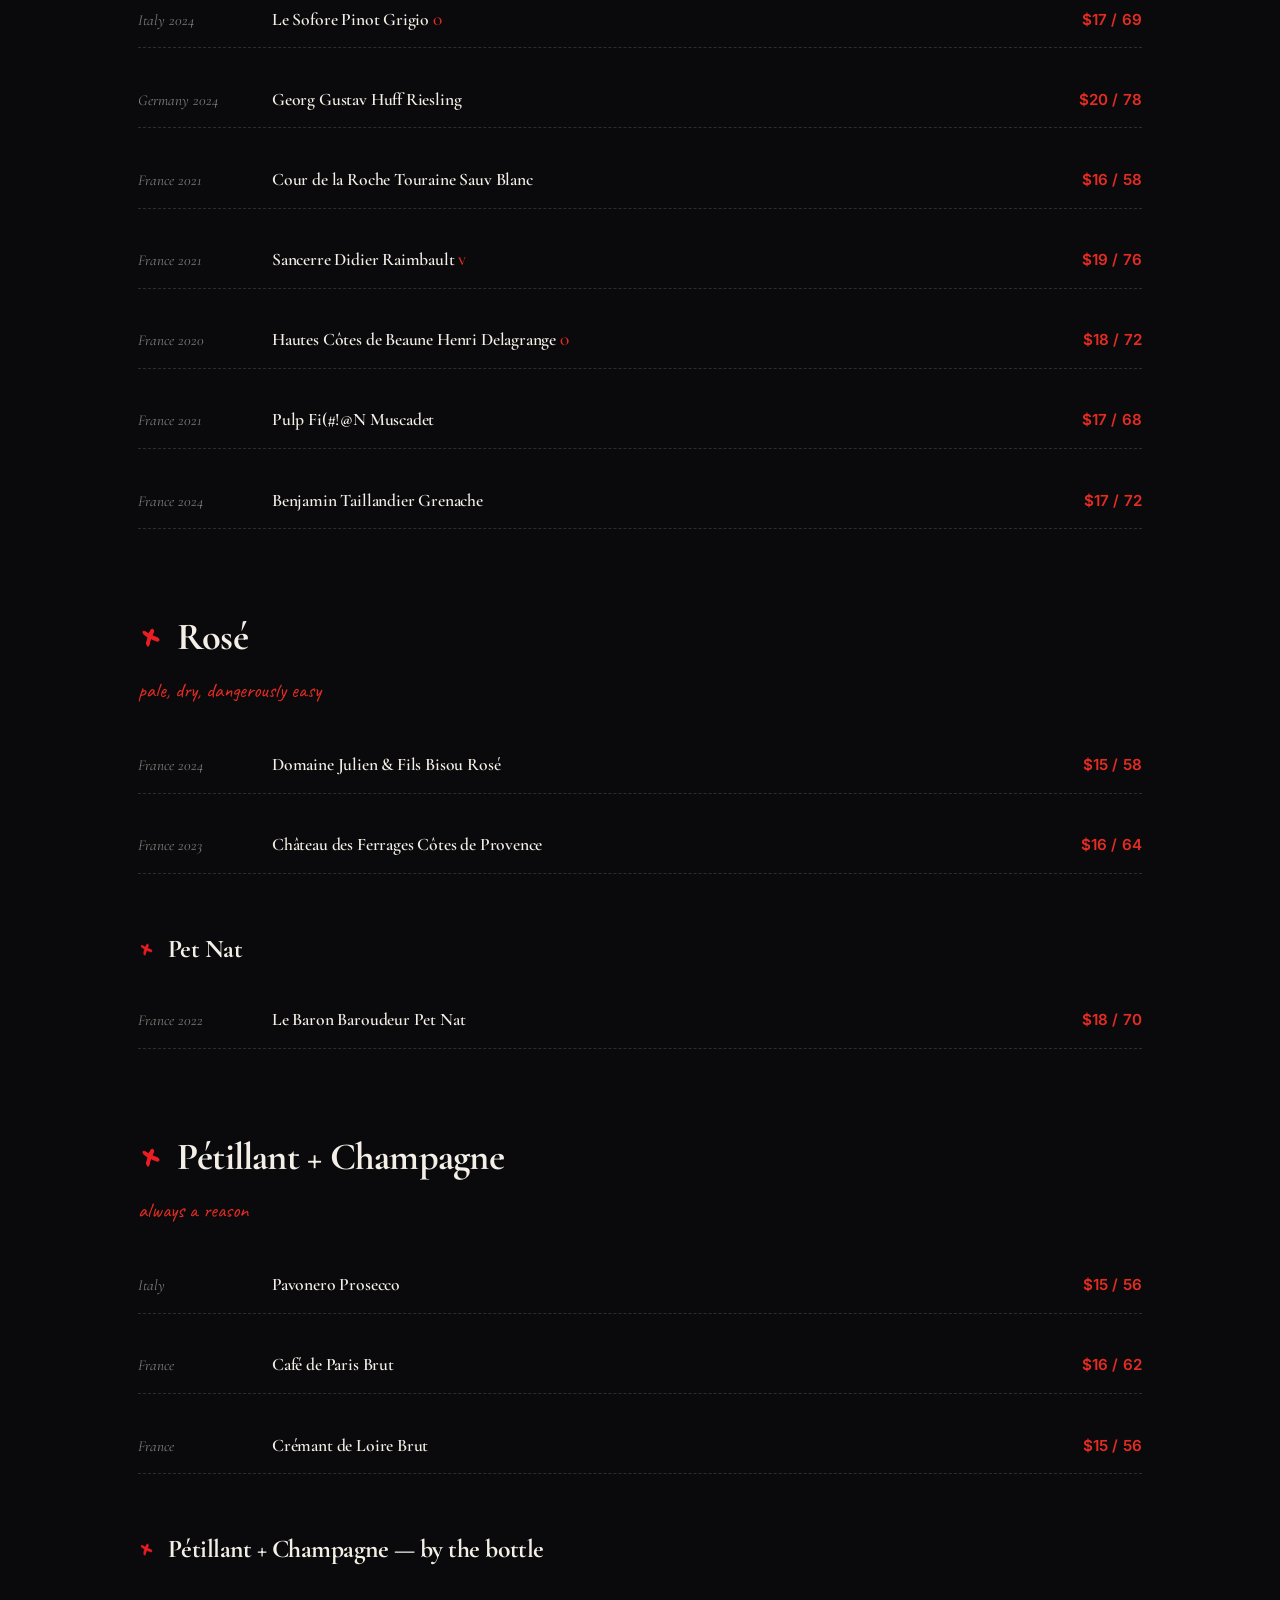
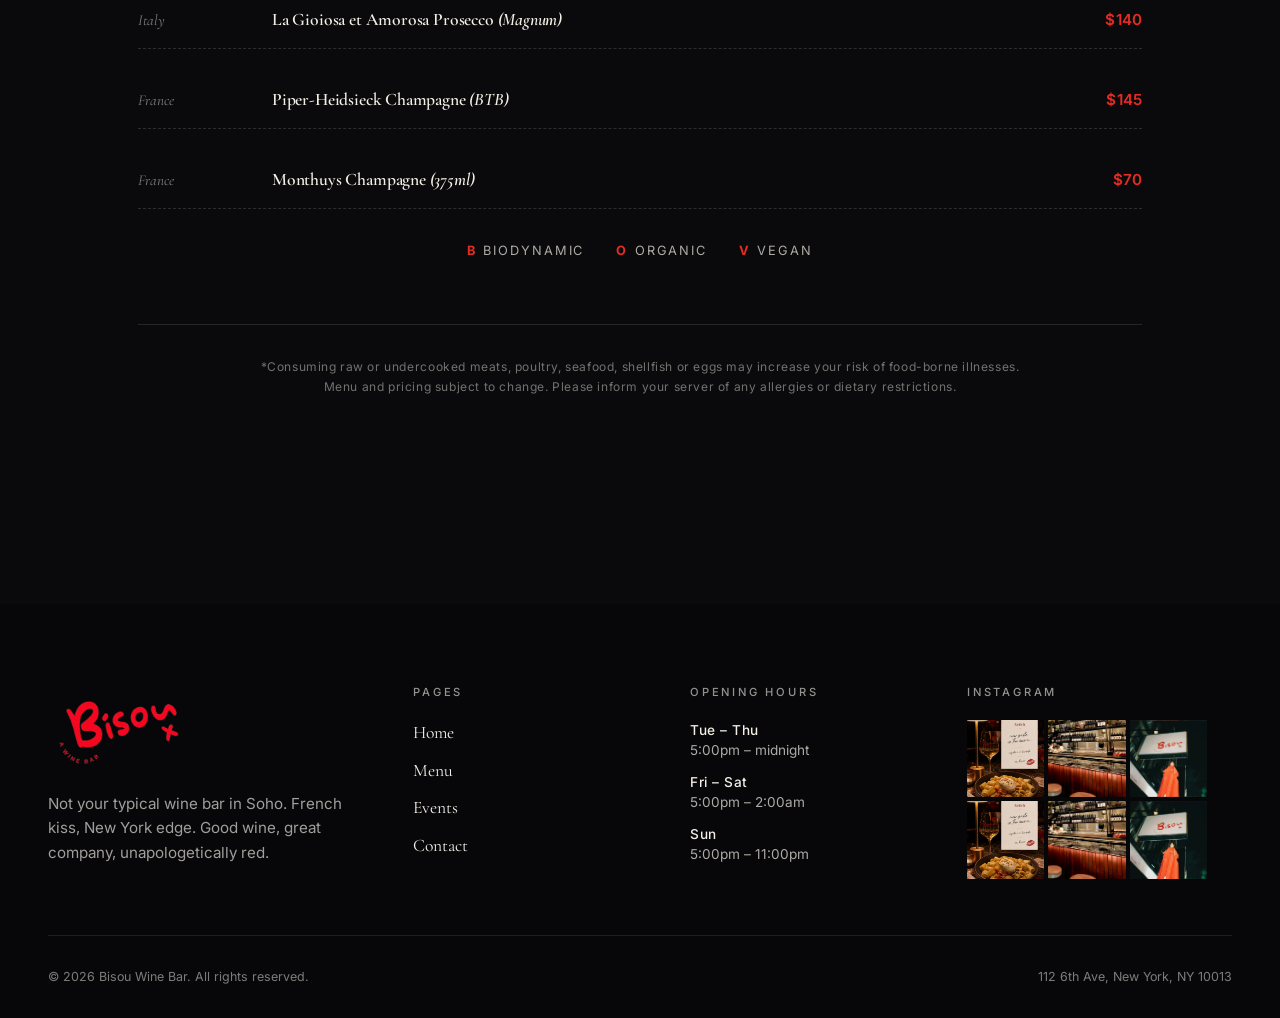
<file: menu.html>
<!DOCTYPE html>
<html lang="en">
<head>
<meta charset="UTF-8">
<meta name="viewport" content="width=device-width, initial-scale=1.0">

<title>Menu — Bisou Wine Bar Soho NYC | Natural Wine, Plates, Champagne</title>
<meta name="description" content="Full menu for Bisou Wine Bar in Soho. Bites, plates, pasta, mains. 60+ wines by the glass and bottle — natural, biodynamic, organic. Open until late.">
<link rel="canonical" href="https://bisounyc.com/menu.html">
<link rel="icon" type="image/png" href="images/xx.png">
<link rel="apple-touch-icon" href="images/xx.png">
<meta name="robots" content="index, follow">

<meta property="og:title" content="Menu — Bisou Wine Bar Soho NYC">
<meta property="og:description" content="Bites, plates, pasta, and a wine list deep in natural, biodynamic, and organic bottles.">
<meta property="og:url" content="https://bisounyc.com/menu.html">
<meta property="og:type" content="website">

<!-- Menu Schema -->
<script type="application/ld+json">
{
  "@context": "https://schema.org",
  "@type": "Menu",
  "name": "Bisou Wine Bar Menu",
  "inLanguage": "en-US",
  "description": "Wine bar menu featuring bites, plates, pasta, mains, and an extensive natural wine list",
  "hasMenuSection": [
    { "@type": "MenuSection", "name": "Bites & Starters" },
    { "@type": "MenuSection", "name": "Plates & Salads" },
    { "@type": "MenuSection", "name": "Pasta & Mains" },
    { "@type": "MenuSection", "name": "Wine — Rouge" },
    { "@type": "MenuSection", "name": "Wine — Blanc" },
    { "@type": "MenuSection", "name": "Wine — Rosé" },
    { "@type": "MenuSection", "name": "Pet Nat & Champagne" }
  ]
}
</script>

<link rel="preconnect" href="https://fonts.googleapis.com">
<link rel="preconnect" href="https://fonts.gstatic.com" crossorigin>
<link href="https://fonts.googleapis.com/css2?family=Cormorant+Garamond:ital,wght@0,400;0,500;0,600;0,700;1,400;1,500;1,600;1,700&family=Inter:wght@300;400;500;600;700&family=Caveat:wght@400;600&display=swap" rel="stylesheet">
<link rel="stylesheet" href="styles.css?v=3">
</head>
<body class="home-dark">

<nav id="nav" class="dark" aria-label="Main navigation">
  <a href="index.html" class="nav-logo" aria-label="Bisou home"><img src="images/logo.png" alt="Bisou — A Wine Bar"></a>
  <button class="nav-toggle" aria-label="Toggle menu" aria-expanded="false" aria-controls="primary-nav">
    <span></span><span></span><span></span>
  </button>
  <ul class="nav-links" id="primary-nav">
    <li><a href="index.html">Home</a></li>
    <li><a href="menu.html">Menu</a></li>
    <li><a href="events.html">Events</a></li>
    <li><a href="index.html#reservation">Reservations</a></li>
    <li><a href="index.html#contact">Contact</a></li>
  </ul>
  <div class="nav-right">
    <a href="https://www.instagram.com/bisoubarnyc/" target="_blank" rel="noopener" aria-label="Instagram" class="nav-social">
      <svg width="16" height="16" viewBox="0 0 24 24" fill="none" stroke="currentColor" stroke-width="2"><rect x="2" y="2" width="20" height="20" rx="5"/><circle cx="12" cy="12" r="4"/><circle cx="18" cy="6" r="1" fill="currentColor"/></svg>
    </a>
    <a href="https://resy.com/cities/new-york-ny/venues/bisou" target="_blank" rel="noopener" class="nav-cta nav-cta-outline" data-resy>Book a table</a>
  </div>
</nav>

<header class="page-hero">
  <span class="section-label">the menu</span>
  <h1>Bites, <em>bottles,</em><br>and everything <em>in between</em></h1>

  <div class="menu-tabs">
    <button class="menu-tab active" data-target="bites">Bites</button>
    <button class="menu-tab" data-target="plates">Plates</button>
    <button class="menu-tab" data-target="pasta">Pasta & Mains</button>
    <button class="menu-tab" data-target="rouge">Rouge</button>
    <button class="menu-tab" data-target="blanc">Blanc</button>
    <button class="menu-tab" data-target="rose-petnat">Rosé & Pet Nat</button>
    <button class="menu-tab" data-target="champagne">Champagne</button>
  </div>
</header>

<main class="menu-page">

  <!-- BITES -->
  <section class="menu-section" id="bites">
    <h2 class="menu-section-title">Bites</h2>
    <span class="menu-section-sub">to start, to share, to nibble all night</span>
    <div class="menu-grid-2col">
      <div class="menu-item">
        <div class="menu-item-head"><h4>Bowl of Mixed Olives</h4><span class="price">$8</span></div>
        <p class="desc">EVOO, oregano</p>
      </div>
      <div class="menu-item">
        <div class="menu-item-head"><h4>French Onion Dip</h4><span class="price">$12</span></div>
        <p class="desc">Caramelized onions, chives, potato chips <em>(contains dairy)</em></p>
      </div>
      <div class="menu-item">
        <div class="menu-item-head"><h4>Ricotta & Tomato Crostini</h4><span class="price">$15</span></div>
        <p class="desc">Crispy baguette, basil, oil, balsamic, sea salt</p>
      </div>
      <div class="menu-item">
        <div class="menu-item-head"><h4>Charcuterie & Cheese</h4><span class="price">$34 / $52</span></div>
        <p class="desc">Three items $34 · Five items $52 · Add item +$9</p>
      </div>
      <div class="menu-item">
        <div class="menu-item-head"><h4>Tuna Tartare<span class="badge">*</span></h4><span class="price">$23</span></div>
        <p class="desc">Soy glaze, avocado, & wonton chips</p>
      </div>
      <div class="menu-item">
        <div class="menu-item-head"><h4>Ceviche<span class="badge">*</span></h4><span class="price">$24</span></div>
        <p class="desc">Sea bass, lime, green chili, cilantro, avocado, & corn chips</p>
      </div>
      <div class="menu-item">
        <div class="menu-item-head"><h4>Flatbread — Short Rib</h4><span class="price">$28</span></div>
        <p class="desc">Short ribs, gruyère cheese, & caramelized onion</p>
      </div>
      <div class="menu-item">
        <div class="menu-item-head"><h4>Flatbread — Goat Cheese</h4><span class="price">$20</span></div>
        <p class="desc">Goat cheese & honey</p>
      </div>
      <div class="menu-item">
        <div class="menu-item-head"><h4>Flatbread — Zucchini</h4><span class="price">$19</span></div>
        <p class="desc">Zucchini, tomatoes, mozzarella, & basil oil</p>
      </div>
      <div class="menu-item">
        <div class="menu-item-head"><h4>Baked Brie</h4><span class="price">$19</span></div>
        <p class="desc">Brie & puff pastry</p>
      </div>
    </div>
  </section>

  <!-- PLATES -->
  <section class="menu-section" id="plates">
    <h2 class="menu-section-title">Plates & Salads</h2>
    <span class="menu-section-sub">a little bigger, still made for sharing</span>
    <div class="menu-grid-2col">
      <div class="menu-item">
        <div class="menu-item-head"><h4>Artichoke</h4><span class="price">$19</span></div>
        <p class="desc">Italian herbs, EVOO, balsamic glaze, & shaved Parmesan</p>
      </div>
      <div class="menu-item">
        <div class="menu-item-head"><h4>Onion Soup</h4><span class="price">$13</span></div>
        <p class="desc">Croutons, gruyère cheese</p>
      </div>
      <div class="menu-item">
        <div class="menu-item-head"><h4>Prosciutto & Melon Salad</h4><span class="price">$17</span></div>
        <p class="desc">Cantaloupe, arugula, & balsamic reduction</p>
      </div>
      <div class="menu-item">
        <div class="menu-item-head"><h4>Roasted Shrimp</h4><span class="price">$25</span></div>
        <p class="desc">Avocado salad, chipotle aioli, corn chips</p>
      </div>
      <div class="menu-item">
        <div class="menu-item-head"><h4>Quinoa Salad</h4><span class="price">$18</span></div>
        <p class="desc">Avocado, tomatoes, peppers, scallion, cucumber, & cilantro dressing</p>
      </div>
      <div class="menu-item">
        <div class="menu-item-head"><h4>Mac and Cheese</h4><span class="price">$17</span></div>
        <p class="desc">Béchamel, gruyère cheese, aged cheddar, & bread crumbs</p>
      </div>
      <div class="menu-item">
        <div class="menu-item-head"><h4>Caesar Salad</h4><span class="price">$19</span></div>
        <p class="desc">Romaine, parmesan, croutons, & dressing (anchovies). Add chicken +$10 · Add shrimp +$12</p>
      </div>
      <div class="menu-item">
        <div class="menu-item-head"><h4>Burrata & Roasted Tomatoes</h4><span class="price">$19</span></div>
        <p class="desc">Balsamic glaze, pesto, & toasted baguette</p>
      </div>
      <div class="menu-item">
        <div class="menu-item-head"><h4>Homemade Meatballs</h4><span class="price">$17</span></div>
        <p class="desc">Veal, beef, pork, tomato sauce, parmesan cheese</p>
      </div>
      <div class="menu-item">
        <div class="menu-item-head"><h4>Zucchini Carpaccio</h4><span class="price">$16</span></div>
        <p class="desc">Citrus vinaigrette, parmesan cheese, & pine nuts</p>
      </div>
    </div>
  </section>

  <!-- PASTA & MAINS -->
  <section class="menu-section" id="pasta">
    <h2 class="menu-section-title">Pasta & Mains</h2>
    <span class="menu-section-sub">the dishes that close the deal</span>
    <div class="menu-grid-2col">
      <div class="menu-item">
        <div class="menu-item-head"><h4>Risotto</h4><span class="price">$25</span></div>
        <p class="desc">Green pea, asparagus, white wine, butter, & parmesan cheese</p>
      </div>
      <div class="menu-item">
        <div class="menu-item-head"><h4>Rigatoni & Burrata</h4><span class="price">$25</span></div>
        <p class="desc">White wine butter sauce, tomatoes, pepper flakes</p>
      </div>
      <div class="menu-item">
        <div class="menu-item-head"><h4>Cacio e Pepe</h4><span class="price">$23</span></div>
        <p class="desc">Bucatini pasta, butter, parmesan, & black pepper</p>
      </div>
      <div class="menu-item">
        <div class="menu-item-head"><h4>Pesto Rigatoni</h4><span class="price">$24</span></div>
        <p class="desc">Heavy cream, tomatoes, & parmesan <em>(contains nuts)</em></p>
      </div>
      <div class="menu-item">
        <div class="menu-item-head"><h4>Club Sandwich</h4><span class="price">$20</span></div>
        <p class="desc">Chicken, chipotle mayo, lettuce, & tomatoes. Add bacon +$5</p>
      </div>
      <div class="menu-item">
        <div class="menu-item-head"><h4>Branzino</h4><span class="price">$34</span></div>
        <p class="desc">Vegetable couscous & white wine lemon butter sauce</p>
      </div>
      <div class="menu-item">
        <div class="menu-item-head"><h4>Filet Mignon (8oz)</h4><span class="price">$38</span></div>
        <p class="desc">Sautéed spinach, potato au gratin, & peppercorn sauce</p>
      </div>
      <div class="menu-item">
        <div class="menu-item-head"><h4>Sweets</h4><span class="price">$12 – $14</span></div>
        <p class="desc">Crème brûlée $12 · Tiramisu $12 · Chocolate cake $14</p>
      </div>
    </div>
  </section>

  <!-- ROUGE -->
  <section class="menu-section" id="rouge">
    <h2 class="menu-section-title">Rouge</h2>
    <span class="menu-section-sub">by the glass / bottle</span>

    <div class="menu-grid-1col">
      <div class="wine-row"><span class="wine-origin">France 2021</span><span class="wine-name">Domaine Moulin Camus Cabernet Franc</span><span class="wine-price">$16 / 58</span></div>
      <div class="wine-row"><span class="wine-origin">France 2022</span><span class="wine-name">La Rose de Margot Malbec <strong style="color: var(--bisou-red); font-size: 0.75rem;">B · O</strong></span><span class="wine-price">$16 / 62</span></div>
      <div class="wine-row"><span class="wine-origin">Italy 2019</span><span class="wine-name">Il Vulcano di Eresa Nerello</span><span class="wine-price">$18 / 72</span></div>
      <div class="wine-row"><span class="wine-origin">Italy 2023</span><span class="wine-name">Coste Della Sesia Nebbiolo</span><span class="wine-price">$19 / 76</span></div>
      <div class="wine-row"><span class="wine-origin">Italy 2020</span><span class="wine-name">Conti Barbolani Chianti</span><span class="wine-price">$18 / 75</span></div>
      <div class="wine-row"><span class="wine-origin">France 2021</span><span class="wine-name">Côtes du Rhône Petit Ours <strong style="color: var(--bisou-red); font-size: 0.75rem;">B · O · V</strong></span><span class="wine-price">$21 / 82</span></div>
      <div class="wine-row"><span class="wine-origin">France 2023</span><span class="wine-name">Ogier Côtes du Rhône</span><span class="wine-price">$17 / 75</span></div>
      <div class="wine-row"><span class="wine-origin">France 2019</span><span class="wine-name">Saint Émilion Grand Cru Les Cadrans</span><span class="wine-price">$22 / 86</span></div>
      <div class="wine-row"><span class="wine-origin">France 2020</span><span class="wine-name">Château Haut Selve Graves</span><span class="wine-price">$19 / 78</span></div>
      <div class="wine-row"><span class="wine-origin">France 2022</span><span class="wine-name">Manoir de Robin Bordeaux</span><span class="wine-price">$18 / 72</span></div>
      <div class="wine-row"><span class="wine-origin">Chile 2020</span><span class="wine-name">Santa Cruz de Coya Pais</span><span class="wine-price">$17 / 66</span></div>
      <div class="wine-row"><span class="wine-origin">France 2021</span><span class="wine-name">Gérard Millet Sancerre Rouge Pinot Noir</span><span class="wine-price">$19 / 78</span></div>
      <div class="wine-row"><span class="wine-origin">France 2020</span><span class="wine-name">Pierre Bovis Gigondas</span><span class="wine-price">$19 / 76</span></div>
      <div class="wine-row"><span class="wine-origin">France 2024</span><span class="wine-name">Jean Pierre Laurent Saint Pourçain</span><span class="wine-price">$19 / 76</span></div>
      <div class="wine-row"><span class="wine-origin">France 2023</span><span class="wine-name">Vice Versa Cinsault/Viognier <strong style="color: var(--bisou-red); font-size: 0.75rem;">B · O · V</strong></span><span class="wine-price">$18 / 70</span></div>
      <div class="wine-row"><span class="wine-origin">Austria 2024</span><span class="wine-name">Mulastschak Roter Meinklang</span><span class="wine-price">$17 / 69</span></div>
    </div>

    <h3 class="menu-section-title" style="margin-top: 3.5rem; font-size: 1.6rem;">Rouge — by the bottle</h3>
    <div class="menu-grid-1col" style="margin-top: 1.5rem;">
      <div class="wine-row"><span class="wine-origin">France 2019</span><span class="wine-name">Château Tour Sieujean Pauillac</span><span class="wine-price">$192</span></div>
    </div>
  </section>

  <!-- BLANC -->
  <section class="menu-section" id="blanc">
    <h2 class="menu-section-title">Blanc</h2>
    <span class="menu-section-sub">crisp, mineral, sometimes a little weird</span>

    <div class="menu-grid-1col">
      <div class="wine-row"><span class="wine-origin">Italy 2024</span><span class="wine-name">Aragosta Vermentino <strong style="color: var(--bisou-red); font-size: 0.75rem;">O</strong></span><span class="wine-price">$17 / 69</span></div>
      <div class="wine-row"><span class="wine-origin">Italy 2024</span><span class="wine-name">Il Narratore Pinot Grigio <strong style="color: var(--bisou-red); font-size: 0.75rem;">O</strong></span><span class="wine-price">$17 / 69</span></div>
      <div class="wine-row"><span class="wine-origin">Italy 2024</span><span class="wine-name">Le Sofore Pinot Grigio <strong style="color: var(--bisou-red); font-size: 0.75rem;">O</strong></span><span class="wine-price">$17 / 69</span></div>
      <div class="wine-row"><span class="wine-origin">Germany 2024</span><span class="wine-name">Georg Gustav Huff Riesling</span><span class="wine-price">$20 / 78</span></div>
      <div class="wine-row"><span class="wine-origin">France 2021</span><span class="wine-name">Cour de la Roche Touraine Sauv Blanc</span><span class="wine-price">$16 / 58</span></div>
      <div class="wine-row"><span class="wine-origin">France 2021</span><span class="wine-name">Sancerre Didier Raimbault <strong style="color: var(--bisou-red); font-size: 0.75rem;">V</strong></span><span class="wine-price">$19 / 76</span></div>
      <div class="wine-row"><span class="wine-origin">France 2020</span><span class="wine-name">Hautes Côtes de Beaune Henri Delagrange <strong style="color: var(--bisou-red); font-size: 0.75rem;">O</strong></span><span class="wine-price">$18 / 72</span></div>
      <div class="wine-row"><span class="wine-origin">France 2021</span><span class="wine-name">Pulp Fi(#!@N Muscadet</span><span class="wine-price">$17 / 68</span></div>
      <div class="wine-row"><span class="wine-origin">France 2024</span><span class="wine-name">Benjamin Taillandier Grenache</span><span class="wine-price">$17 / 72</span></div>
    </div>
  </section>

  <!-- ROSÉ & PET NAT -->
  <section class="menu-section" id="rose-petnat">
    <h2 class="menu-section-title">Rosé</h2>
    <span class="menu-section-sub">pale, dry, dangerously easy</span>

    <div class="menu-grid-1col">
      <div class="wine-row"><span class="wine-origin">France 2024</span><span class="wine-name">Domaine Julien & Fils Bisou Rosé</span><span class="wine-price">$15 / 58</span></div>
      <div class="wine-row"><span class="wine-origin">France 2023</span><span class="wine-name">Château des Ferrages Côtes de Provence</span><span class="wine-price">$16 / 64</span></div>
    </div>

    <h3 class="menu-section-title" style="margin-top: 3.5rem; font-size: 1.6rem;">Pet Nat</h3>
    <div class="menu-grid-1col" style="margin-top: 1.5rem;">
      <div class="wine-row"><span class="wine-origin">France 2022</span><span class="wine-name">Le Baron Baroudeur Pet Nat</span><span class="wine-price">$18 / 70</span></div>
    </div>
  </section>

  <!-- CHAMPAGNE -->
  <section class="menu-section" id="champagne">
    <h2 class="menu-section-title">Pétillant + Champagne</h2>
    <span class="menu-section-sub">always a reason</span>

    <div class="menu-grid-1col">
      <div class="wine-row"><span class="wine-origin">Italy</span><span class="wine-name">Pavonero Prosecco</span><span class="wine-price">$15 / 56</span></div>
      <div class="wine-row"><span class="wine-origin">France</span><span class="wine-name">Café de Paris Brut</span><span class="wine-price">$16 / 62</span></div>
      <div class="wine-row"><span class="wine-origin">France</span><span class="wine-name">Crémant de Loire Brut</span><span class="wine-price">$15 / 56</span></div>
    </div>

    <h3 class="menu-section-title" style="margin-top: 3.5rem; font-size: 1.6rem;">Pétillant + Champagne — by the bottle</h3>
    <div class="menu-grid-1col" style="margin-top: 1.5rem;">
      <div class="wine-row"><span class="wine-origin">Italy</span><span class="wine-name">La Gioiosa et Amorosa Prosecco <em>(Magnum)</em></span><span class="wine-price">$140</span></div>
      <div class="wine-row"><span class="wine-origin">France</span><span class="wine-name">Piper-Heidsieck Champagne <em>(BTB)</em></span><span class="wine-price">$145</span></div>
      <div class="wine-row"><span class="wine-origin">France</span><span class="wine-name">Monthuys Champagne <em>(375ml)</em></span><span class="wine-price">$70</span></div>
    </div>

    <div class="menu-legend">
      <span><strong>B</strong>Biodynamic</span>
      <span><strong>O</strong>Organic</span>
      <span><strong>V</strong>Vegan</span>
    </div>

    <p class="menu-disclaimer">*Consuming raw or undercooked meats, poultry, seafood, shellfish or eggs may increase your risk of food-borne illnesses.<br>Menu and pricing subject to change. Please inform your server of any allergies or dietary restrictions.</p>
  </section>

</main>

<!-- FOOTER -->
<footer class="footer-dark">
  <div class="footer-top footer-top-4col">
    <div class="footer-brand">
      <img src="images/logo.png" alt="Bisou — A Wine Bar" class="footer-logo">
      <p>Not your typical wine bar in Soho. French kiss, New York edge. Good wine, great company, unapologetically red.</p>
    </div>
    <div class="footer-col">
      <h5>Pages</h5>
      <ul>
        <li><a href="index.html">Home</a></li>
        <li><a href="menu.html">Menu</a></li>
        <li><a href="events.html">Events</a></li>
        <li><a href="index.html#contact">Contact</a></li>
      </ul>
    </div>
    <div class="footer-col">
      <h5>Opening hours</h5>
      <div class="footer-hours">
        <p><strong>Tue – Thu</strong><br>5:00pm – midnight</p>
        <p><strong>Fri – Sat</strong><br>5:00pm – 2:00am</p>
        <p><strong>Sun</strong><br>5:00pm – 11:00pm</p>
      </div>
    </div>
    <div class="footer-col">
      <h5>Instagram</h5>
      <div class="footer-instagram" aria-label="Instagram preview">
        <span class="ig-tile" style="background-image:url('images/menu-pasta.jpg')"></span>
        <span class="ig-tile" style="background-image:url('images/private-events.webp')"></span>
        <span class="ig-tile" style="background-image:url('images/hero.jpg')"></span>
        <span class="ig-tile" style="background-image:url('images/menu-pasta.jpg')"></span>
        <span class="ig-tile" style="background-image:url('images/private-events.webp')"></span>
        <span class="ig-tile" style="background-image:url('images/hero.jpg')"></span>
      </div>
    </div>
  </div>
  <div class="footer-bottom">
    <span>© 2026 Bisou Wine Bar. All rights reserved.</span>
    <span>112 6th Ave, New York, NY 10013</span>
  </div>
</footer>

<script async src="https://widgets.resy.com/embed.js"></script>
<script src="script.js"></script>
</body>
</html>
</file>
<file: styles.css>
:root {
  --bisou-red: #E42C23;
  --bisou-red-deep: #B8221A;
  --warm-ivory: #F3EFE6;
  --ivory-soft: #ECE5D6;
  --midnight: #0E0E10;
  --soft-blue: #49607A;
  --deep-wine: #4A0D0D;
  --display: 'Cormorant Garamond', serif;
  --body: 'Inter', sans-serif;
  --hand: 'Caveat', cursive;
}

* { margin: 0; padding: 0; box-sizing: border-box; }
html { scroll-behavior: smooth; }
body {
  font-family: var(--body);
  background: var(--warm-ivory);
  color: var(--midnight);
  overflow-x: hidden;
  font-weight: 400;
  line-height: 1.5;
  -webkit-font-smoothing: antialiased;
}

/* Grain overlay */
body::before {
  content: '';
  position: fixed;
  inset: 0;
  pointer-events: none;
  opacity: 0.06;
  z-index: 9999;
  background-image: url("data:image/svg+xml,%3Csvg viewBox='0 0 200 200' xmlns='http://www.w3.org/2000/svg'%3E%3Cfilter id='n'%3E%3CfeTurbulence type='fractalNoise' baseFrequency='0.9' numOctaves='3'/%3E%3C/filter%3E%3Crect width='100%25' height='100%25' filter='url(%23n)'/%3E%3C/svg%3E");
}

/* ============ NAV ============ */
nav {
  position: fixed;
  top: 0; left: 0; right: 0;
  z-index: 100;
  padding: 1.5rem 3rem;
  display: flex;
  justify-content: space-between;
  align-items: center;
  transition: all 0.4s ease;
  mix-blend-mode: difference;
}

nav.scrolled {
  mix-blend-mode: normal;
  background: rgba(243, 239, 230, 0.92);
  backdrop-filter: blur(20px);
  padding: 1rem 3rem;
  border-bottom: 1px solid rgba(14, 14, 16, 0.06);
}

nav.solid {
  mix-blend-mode: normal;
  background: rgba(243, 239, 230, 0.92);
  backdrop-filter: blur(20px);
  border-bottom: 1px solid rgba(14, 14, 16, 0.06);
}

.nav-logo {
  display: inline-flex;
  align-items: center;
  text-decoration: none;
  line-height: 0;
}

.nav-logo img {
  height: 44px;
  width: auto;
  display: block;
}

.nav-links {
  display: flex;
  gap: 2.5rem;
  list-style: none;
  align-items: center;
}

.nav-toggle {
  display: none;
  background: transparent;
  border: 0;
  width: 44px;
  height: 44px;
  padding: 0;
  cursor: pointer;
  position: relative;
  z-index: 101;
}

.nav-toggle span {
  position: absolute;
  left: 50%;
  top: 50%;
  display: block;
  width: 26px;
  height: 2px;
  background: var(--midnight);
  border-radius: 2px;
  transform: translate(-50%, -50%);
  transition: transform 0.3s ease, opacity 0.2s ease, top 0.3s ease;
}

.nav-toggle span:nth-child(1) { top: calc(50% - 7px); }
.nav-toggle span:nth-child(3) { top: calc(50% + 7px); }

.nav-toggle[aria-expanded="true"] span:nth-child(1) {
  top: 50%;
  transform: translate(-50%, -50%) rotate(45deg);
}
.nav-toggle[aria-expanded="true"] span:nth-child(2) {
  opacity: 0;
}
.nav-toggle[aria-expanded="true"] span:nth-child(3) {
  top: 50%;
  transform: translate(-50%, -50%) rotate(-45deg);
}

.nav-links a {
  color: white;
  text-decoration: none;
  font-size: 0.78rem;
  letter-spacing: 0.18em;
  text-transform: uppercase;
  font-weight: 500;
  transition: opacity 0.2s;
}

nav.scrolled .nav-links a,
nav.solid .nav-links a { color: var(--midnight); }

.nav-links a:hover { opacity: 0.6; }

.nav-cta {
  padding: 0.6rem 1.4rem;
  border: 1px solid white;
  color: white !important;
  border-radius: 100px;
  transition: all 0.3s !important;
}

nav.scrolled .nav-cta,
nav.solid .nav-cta {
  border-color: var(--bisou-red);
  background: var(--bisou-red);
  color: white !important;
}

.nav-cta:hover {
  background: white;
  color: var(--midnight) !important;
  opacity: 1 !important;
}

nav.scrolled .nav-cta:hover,
nav.solid .nav-cta:hover {
  background: var(--bisou-red-deep);
  border-color: var(--bisou-red-deep);
  color: white !important;
}

/* ============ HERO ============ */
.hero {
  height: 100vh;
  height: 100dvh;
  position: relative;
  overflow: hidden;
  display: flex;
  align-items: flex-end;
  color: white;
}

.hero-video {
  position: absolute;
  inset: 0;
  width: 100%;
  height: 100%;
  object-fit: cover;
  z-index: 0;
}

.hero-overlay {
  position: absolute;
  inset: 0;
  background:
    linear-gradient(180deg, rgba(14,14,16,0.55) 0%, rgba(14,14,16,0.2) 30%, rgba(14,14,16,0.3) 55%, rgba(14,14,16,0.85) 100%);
  z-index: 1;
}

.hero-content {
  position: relative;
  z-index: 2;
  padding: 0 3rem 5rem;
  width: 100%;
  max-width: 900px;
  display: flex;
  flex-direction: column;
  align-items: flex-start;
}

.hero-eyebrow {
  font-family: var(--hand);
  font-size: 1.5rem;
  color: var(--bisou-red);
  margin-bottom: 0.5rem;
  transform: rotate(-2deg);
  display: inline-block;
  opacity: 0;
  animation: fadeUp 1s 0.4s forwards;
  text-transform: lowercase;
}

.hero h1 {
  font-family: var(--display);
  font-weight: 700;
  font-size: clamp(2.8rem, 6vw, 5.5rem);
  line-height: 0.95;
  letter-spacing: -0.025em;
  margin-bottom: 1.8rem;
  opacity: 0;
  animation: fadeUp 1.2s 0.6s forwards;
}

.hero h1 em {
  font-style: italic;
  color: var(--bisou-red);
  font-weight: 500;
}

.hero-meta {
  display: flex;
  flex-direction: column;
  align-items: flex-start;
  gap: 1.2rem;
  opacity: 0;
  animation: fadeUp 1s 1s forwards;
}

.meta-row {
  display: flex;
  align-items: baseline;
  gap: 0.8rem;
}

.meta-label {
  font-size: 0.7rem;
  letter-spacing: 0.25em;
  text-transform: uppercase;
  opacity: 0.7;
}

.meta-value {
  font-family: var(--display);
  font-style: italic;
  font-size: 1.1rem;
  font-weight: 400;
}

/* ============ SCROLL REVEAL ============ */
.reveal-on-scroll {
  opacity: 0;
  transform: translateY(28px);
  transition: opacity 0.9s cubic-bezier(0.22, 1, 0.36, 1), transform 0.9s cubic-bezier(0.22, 1, 0.36, 1);
  will-change: opacity, transform;
}
.reveal-on-scroll.is-visible {
  opacity: 1;
  transform: translateY(0);
}

@media (prefers-reduced-motion: reduce) {
  .reveal-on-scroll {
    opacity: 1;
    transform: none;
    transition: none;
  }
}

.hero-scroll {
  position: absolute;
  bottom: 2rem;
  left: 50%;
  transform: translateX(-50%);
  z-index: 2;
  color: white;
  font-size: 0.7rem;
  letter-spacing: 0.3em;
  text-transform: uppercase;
  opacity: 0;
  animation: fadeUp 1s 1.4s forwards;
}

.hero-scroll::after {
  content: '';
  display: block;
  width: 1px;
  height: 30px;
  background: white;
  margin: 0.8rem auto 0;
  animation: scrollLine 2s ease-in-out infinite;
}

@keyframes scrollLine {
  0%, 100% { transform: scaleY(0.3); transform-origin: top; }
  50% { transform: scaleY(1); }
}

@keyframes fadeUp {
  from { opacity: 0; transform: translateY(30px); }
  to { opacity: 1; transform: translateY(0); }
}

/* ============ MARQUEE ============ */
.marquee {
  background: var(--bisou-red);
  color: var(--warm-ivory);
  padding: 1.5rem 0;
  overflow: hidden;
  border-top: 1px solid rgba(243,239,230,0.15);
  border-bottom: 1px solid rgba(243,239,230,0.15);
}

.marquee-track {
  display: flex;
  align-items: center;
  gap: 3rem;
  animation: marquee 40s linear infinite;
  white-space: nowrap;
  font-family: var(--display);
  font-style: italic;
  font-size: 1.2rem;
  font-weight: 400;
}

.marquee-track span {
  display: inline-flex;
  align-items: center;
  gap: 3rem;
}

.marquee-track span::after {
  content: '';
  display: inline-block;
  width: 60px;
  height: 60px;
  background-position: center;
  background-repeat: no-repeat;
  background-size: contain;
  filter: brightness(0) invert(1);
  opacity: 0.95;
}

.marquee-track span:nth-child(5n+1)::after { background-image: url('images/banner/cheers.png'); }
.marquee-track span:nth-child(5n+2)::after { background-image: url('images/banner/cheese.png'); }
.marquee-track span:nth-child(5n+3)::after { background-image: url('images/banner/disco.png'); }
.marquee-track span:nth-child(5n+4)::after { background-image: url('images/banner/glass.png'); }
.marquee-track span:nth-child(5n+5)::after { background-image: url('images/banner/kisso.png'); }

@keyframes marquee { to { transform: translateX(-50%); } }

/* ============ SECTION BASE ============ */
section.story,
section.menu-teaser,
section.events-teaser,
section.reservation,
section.contact {
  padding: 5rem 3rem;
  position: relative;
}

.section-label {
  font-family: var(--hand);
  color: var(--bisou-red);
  font-size: 1.6rem;
  margin-bottom: 0.5rem;
  transform: rotate(-1deg);
  display: inline-block;
}

.section-title {
  font-family: var(--display);
  font-size: clamp(2.5rem, 5vw, 4.5rem);
  line-height: 1;
  letter-spacing: -0.025em;
  font-weight: 700;
  margin-bottom: 2rem;
}

.section-title em {
  font-style: italic;
  color: var(--bisou-red);
}

.lead {
  font-family: var(--display);
  font-size: 1.4rem;
  font-style: italic;
  line-height: 1.4;
  margin-bottom: 1.5rem;
  font-weight: 400;
}

/* ============ STORY ============ */
.story {
  display: grid;
  grid-template-columns: 1fr 1fr;
  gap: 5rem;
  align-items: center;
  max-width: 1400px;
  margin: 0 auto;
}

.story-image {
  position: relative;
  aspect-ratio: 4/5;
  background: var(--bisou-red);
  border-radius: 4px;
  overflow: hidden;
}

.story-image::before {
  content: '';
  position: absolute;
  inset: 0;
  background: url('https://images.unsplash.com/photo-1510812431401-41d2bd2722f3?w=900&q=80') center/cover;
  mix-blend-mode: multiply;
  opacity: 0.85;
}

.story-image::after {
  content: 'xx';
  position: absolute;
  bottom: 1.5rem;
  right: 2rem;
  font-family: var(--hand);
  color: var(--warm-ivory);
  font-size: 5rem;
  line-height: 1;
  transform: rotate(-8deg);
}

.story-text p {
  font-size: 1.1rem;
  line-height: 1.7;
  margin-bottom: 1.5rem;
  color: rgba(14, 14, 16, 0.78);
  max-width: 480px;
}

.story-text p.lead {
  color: var(--midnight);
}

.story-stats {
  margin-top: 3rem;
  display: flex;
  gap: 3rem;
  border-top: 1px solid rgba(14,14,16,0.15);
  padding-top: 2rem;
}

.stat-num {
  font-family: var(--display);
  font-style: italic;
  font-size: 2.6rem;
  color: var(--bisou-red);
  line-height: 1;
  font-weight: 500;
}

.stat-label {
  font-size: 0.7rem;
  letter-spacing: 0.2em;
  text-transform: uppercase;
  opacity: 0.6;
  margin-top: 0.4rem;
}

/* ============ MENU TEASER (dark) ============ */
.menu-teaser {
  background: var(--midnight);
  color: var(--warm-ivory);
}

.menu-teaser .section-title { color: var(--warm-ivory); }
.menu-teaser .section-title em { color: var(--bisou-red); }

.menu-teaser-inner {
  max-width: 1400px;
  margin: 0 auto;
  display: grid;
  grid-template-columns: 1fr 1fr;
  gap: 5rem;
  align-items: center;
}

.menu-teaser-text .lead {
  font-family: var(--body);
  font-style: normal;
  font-size: 1.05rem;
  font-weight: 400;
  line-height: 1.65;
  letter-spacing: 0;
  color: rgba(243,239,230,0.85);
  margin-bottom: 2.5rem;
  max-width: 460px;
}

.menu-teaser-cats {
  display: flex;
  flex-direction: column;
  gap: 1rem;
  margin-bottom: 2.5rem;
  border-top: 1px solid rgba(243,239,230,0.15);
}

.cat {
  display: flex;
  align-items: baseline;
  gap: 1.5rem;
  padding: 1.2rem 0;
  border-bottom: 1px solid rgba(243,239,230,0.15);
}

.cat-num {
  font-family: var(--display);
  font-style: italic;
  color: var(--bisou-red);
  font-size: 1.1rem;
  font-weight: 500;
}

.cat-name {
  font-family: var(--display);
  font-size: 1.4rem;
  letter-spacing: -0.01em;
  color: var(--warm-ivory);
}

.menu-teaser .btn-light {
  background: var(--warm-ivory);
  color: var(--midnight);
}

.menu-teaser-image {
  aspect-ratio: 4/5;
  background:
    linear-gradient(rgba(228,44,35,0.05), rgba(228,44,35,0.05)),
    url('images/menu-pasta.jpg') center/cover;
  border-radius: 4px;
  position: relative;
}

.menu-teaser-image::after {
  content: '';
  position: absolute;
  top: 1.5rem;
  left: 1.5rem;
  width: 56px;
  height: 56px;
  background: url('images/xx.png') center/contain no-repeat;
}

/* ============ EVENTS TEASER ============ */
.events-teaser {
  background: var(--warm-ivory);
  position: relative;
  overflow: hidden;
}

.events-teaser-dj {
  position: absolute;
  top: 4rem;
  right: 6rem;
  width: clamp(90px, 11vw, 150px);
  height: auto;
  transform: rotate(12deg);
  transform-origin: center;
  z-index: 2;
  pointer-events: none;
}

.events-teaser-inner {
  max-width: 1400px;
  margin: 0 auto;
  display: grid;
  grid-template-columns: 1fr 1fr;
  gap: 5rem;
  align-items: center;
}

.events-teaser-image {
  aspect-ratio: 4/5;
  background:
    linear-gradient(rgba(228,44,35,0.1), rgba(228,44,35,0.1)),
    url('images/private-events.webp') center/cover;
  border-radius: 4px;
  position: relative;
}

.events-teaser-text .lead {
  color: var(--midnight);
}

.events-teaser-text p {
  font-size: 1.05rem;
  line-height: 1.7;
  color: rgba(14,14,16,0.78);
  max-width: 460px;
  margin-bottom: 2rem;
}

/* ============ BUTTONS ============ */
.btn {
  display: inline-flex;
  align-items: center;
  gap: 0.7rem;
  padding: 1rem 2rem;
  background: var(--bisou-red);
  color: var(--warm-ivory);
  border: none;
  border-radius: 100px;
  font-family: var(--body);
  font-size: 0.78rem;
  letter-spacing: 0.18em;
  text-transform: uppercase;
  font-weight: 500;
  cursor: pointer;
  text-decoration: none;
  transition: all 0.3s;
}

.btn:hover {
  background: var(--bisou-red-deep);
  transform: translateY(-2px);
}

.btn-light {
  background: var(--warm-ivory);
  color: var(--midnight);
}

.btn-light:hover { background: white; }

.btn-outline {
  background: transparent;
  color: var(--midnight);
  border: 1px solid var(--midnight);
}

.btn-outline:hover {
  background: var(--midnight);
  color: var(--warm-ivory);
}

.btn-ghost {
  background: transparent;
  border: 1px solid var(--warm-ivory);
  color: var(--warm-ivory);
}

.btn-ghost:hover {
  background: var(--warm-ivory);
  color: var(--bisou-red);
}

/* ============ RESERVATION ============ */
.reservation {
  background: var(--bisou-red);
  color: var(--warm-ivory);
  text-align: center;
  padding: 9rem 3rem;
  position: relative;
  overflow: hidden;
}

.reservation::before,
.reservation::after {
  content: '';
  position: absolute;
  width: 160px;
  height: 160px;
  background: url('images/kiss.png') center/contain no-repeat;
  filter: brightness(0) invert(1);
  opacity: 0.4;
}
.reservation::before { top: 2.5rem; left: 5%; transform: rotate(-12deg); }
.reservation::after { bottom: 2.5rem; right: 5%; transform: rotate(15deg); }

.reservation h2 {
  font-family: var(--display);
  font-size: clamp(2.8rem, 6vw, 5.5rem);
  line-height: 1;
  letter-spacing: -0.025em;
  font-weight: 700;
  margin-bottom: 2rem;
  max-width: 1000px;
  margin-left: auto;
  margin-right: auto;
}

.reservation h2 em { font-style: italic; }

.reservation p {
  font-size: 1.1rem;
  max-width: 540px;
  margin: 0 auto 2.5rem;
  opacity: 0.92;
  line-height: 1.6;
}

.resy-buttons {
  display: flex;
  gap: 1rem;
  justify-content: center;
  flex-wrap: wrap;
}

/* ============ CONTACT ============ */
.contact {
  max-width: 1400px;
  margin: 0 auto;
}

.contact-grid {
  display: grid;
  grid-template-columns: 1fr 1fr;
  gap: 4rem;
  align-items: center;
  max-width: 1100px;
  margin: 0 auto;
}

.contact-info {
  display: flex;
  flex-direction: column;
  gap: 2.5rem;
}

.contact-block .contact-label {
  font-family: var(--hand);
  color: var(--bisou-red);
  font-size: 1.3rem;
  margin-bottom: 0.4rem;
}

.contact-block .contact-content {
  font-family: var(--display);
  font-size: 1.3rem;
  font-weight: 400;
  line-height: 1.4;
  font-style: normal;
}

.contact-block .contact-content a {
  color: inherit;
  text-decoration: none;
  border-bottom: 1px solid transparent;
  transition: border-color 0.3s;
}

.contact-block .contact-content a:hover {
  border-color: var(--bisou-red);
}

.hours-table {
  display: grid;
  grid-template-columns: auto 1fr;
  gap: 0.6rem 2rem;
  font-size: 1rem;
}

.hours-table .day {
  font-family: var(--body);
  font-weight: 500;
}

.hours-table .time {
  font-family: var(--display);
  font-style: italic;
  color: rgba(14,14,16,0.7);
}

.map-link {
  display: block;
  border-radius: 4px;
  overflow: hidden;
  position: relative;
  aspect-ratio: 1/1;
  width: 100%;
  max-width: 500px;
  margin: 0 auto;
  box-shadow: 0 8px 24px rgba(14,14,16,0.08);
  transition: transform 0.3s ease, box-shadow 0.3s ease;
}

.map-link:hover {
  transform: translateY(-2px);
  box-shadow: 0 12px 32px rgba(14,14,16,0.12);
}

.map-embed {
  width: 100%;
  height: 100%;
  border: 0;
  display: block;
}

/* ============ FOOTER ============ */
footer {
  background: var(--midnight);
  color: var(--warm-ivory);
  padding: 5rem 3rem 2rem;
}

.footer-top {
  max-width: 1400px;
  margin: 0 auto;
  display: grid;
  grid-template-columns: 2fr 1fr 1fr;
  gap: 4rem;
  padding-bottom: 4rem;
  border-bottom: 1px solid rgba(243,239,230,0.15);
}

.footer-brand h3 {
  font-family: var(--display);
  font-style: italic;
  font-size: 4rem;
  color: var(--bisou-red);
  line-height: 1;
  margin-bottom: 1rem;
  font-weight: 700;
}

.footer-logo {
  height: 88px;
  width: auto;
  display: block;
  margin-bottom: 1.25rem;
}

.footer-brand p {
  opacity: 0.65;
  max-width: 360px;
  line-height: 1.6;
  font-size: 0.95rem;
}

.footer-col h5 {
  font-size: 0.7rem;
  letter-spacing: 0.25em;
  text-transform: uppercase;
  margin-bottom: 1.2rem;
  opacity: 0.6;
  font-weight: 500;
}

.footer-col ul {
  list-style: none;
  display: flex;
  flex-direction: column;
  gap: 0.7rem;
}

.footer-col a {
  color: var(--warm-ivory);
  text-decoration: none;
  font-family: var(--display);
  font-size: 1.1rem;
  transition: color 0.3s;
}

.footer-col a:hover { color: var(--bisou-red); }

.footer-bottom {
  max-width: 1400px;
  margin: 2rem auto 0;
  display: flex;
  justify-content: space-between;
  font-size: 0.78rem;
  opacity: 0.5;
  flex-wrap: wrap;
  gap: 1rem;
}

/* ============ MENU PAGE ============ */
.page-hero {
  padding: 10rem 3rem 4rem;
  background: var(--warm-ivory);
  text-align: center;
  position: relative;
}

.page-hero .section-label { font-size: 1.7rem; }

.page-hero h1 {
  font-family: var(--display);
  font-size: clamp(2.2rem, 4.8vw, 4rem);
  line-height: 1.05;
  letter-spacing: -0.025em;
  font-weight: 700;
  margin-bottom: 2rem;
}

.page-hero h1 em {
  font-style: italic;
  color: var(--bisou-red);
}

.page-hero .lead {
  font-family: var(--body);
  font-style: normal;
  font-size: 1.05rem;
  font-weight: 400;
  line-height: 1.65;
  letter-spacing: 0;
  max-width: 640px;
  margin: 0 auto 2rem;
  color: rgba(14,14,16,0.75);
}

.menu-tabs {
  display: flex;
  gap: 0.7rem;
  justify-content: center;
  flex-wrap: wrap;
  margin-top: 2rem;
}

.menu-tab {
  padding: 0.7rem 1.4rem;
  background: transparent;
  border: 1px solid rgba(14,14,16,0.2);
  color: var(--midnight);
  border-radius: 100px;
  cursor: pointer;
  font-family: var(--body);
  font-size: 0.78rem;
  letter-spacing: 0.18em;
  text-transform: uppercase;
  transition: all 0.3s;
  font-weight: 500;
}

.menu-tab.active,
.menu-tab:hover {
  background: var(--bisou-red);
  border-color: var(--bisou-red);
  color: var(--warm-ivory);
}

.menu-page {
  max-width: 1100px;
  margin: 0 auto;
  padding: 4rem 3rem 8rem;
}

.menu-section {
  margin-bottom: 5rem;
  scroll-margin-top: 100px;
}

.menu-section-title {
  font-family: var(--display);
  font-size: clamp(1.8rem, 3vw, 2.6rem);
  font-weight: 700;
  letter-spacing: -0.02em;
  margin-bottom: 0.5rem;
  display: flex;
  align-items: center;
  gap: 0.75rem;
}

.menu-section-title::before {
  content: '';
  display: inline-block;
  width: 0.7em;
  height: 0.7em;
  background-image: url('images/xx.png');
  background-size: contain;
  background-repeat: no-repeat;
  background-position: center;
  flex-shrink: 0;
}

.menu-section-sub {
  font-family: var(--hand);
  color: var(--bisou-red);
  font-size: 1.3rem;
  margin-bottom: 2rem;
  display: inline-block;
}

.menu-grid-2col {
  display: grid;
  grid-template-columns: 1fr 1fr;
  gap: 2.5rem 4rem;
}

.menu-grid-1col {
  display: flex;
  flex-direction: column;
  gap: 1.5rem;
}

.menu-item {
  border-bottom: 1px dashed rgba(14,14,16,0.15);
  padding-bottom: 1.2rem;
}

.menu-item-head {
  display: flex;
  justify-content: space-between;
  align-items: baseline;
  gap: 1rem;
  margin-bottom: 0.4rem;
}

.menu-item h4 {
  font-family: var(--display);
  font-size: 1.55rem;
  font-weight: 600;
  letter-spacing: -0.01em;
}

.menu-item h4 em {
  font-style: italic;
  font-weight: 400;
}

.menu-item .price {
  font-family: var(--body);
  color: var(--bisou-red);
  font-size: 1rem;
  font-weight: 600;
  letter-spacing: 0.01em;
  white-space: nowrap;
}

.menu-item .desc {
  font-size: 0.95rem;
  color: rgba(14,14,16,0.7);
  line-height: 1.5;
}

.menu-item .badge {
  font-size: 0.7rem;
  color: var(--bisou-red);
  font-weight: 600;
  letter-spacing: 0.1em;
  margin-left: 0.5rem;
}

.wine-row {
  display: grid;
  grid-template-columns: 110px 1fr auto;
  gap: 1.5rem;
  align-items: baseline;
  padding: 0.9rem 0;
  border-bottom: 1px dashed rgba(14,14,16,0.12);
}

.wine-origin {
  font-family: var(--display);
  font-style: italic;
  color: rgba(14,14,16,0.5);
  font-size: 0.95rem;
}

.wine-name {
  font-family: var(--display);
  font-size: 1.1rem;
  font-weight: 600;
  letter-spacing: -0.01em;
}

.wine-price {
  font-family: var(--body);
  color: var(--bisou-red);
  font-size: 0.95rem;
  font-weight: 600;
  letter-spacing: 0.01em;
  white-space: nowrap;
}

.menu-disclaimer {
  margin-top: 4rem;
  padding-top: 2rem;
  border-top: 1px solid rgba(14,14,16,0.15);
  text-align: center;
  font-size: 0.75rem;
  color: rgba(14,14,16,0.55);
  letter-spacing: 0.05em;
  line-height: 1.6;
}

.menu-legend {
  display: flex;
  gap: 2rem;
  justify-content: center;
  margin-top: 2rem;
  font-size: 0.8rem;
  letter-spacing: 0.15em;
  text-transform: uppercase;
  color: rgba(14,14,16,0.65);
  flex-wrap: wrap;
}

.menu-legend strong { color: var(--bisou-red); margin-right: 0.4rem; }

/* ============ EVENTS PAGE ============ */
.events-page {
  max-width: 1400px;
  margin: 0 auto;
  padding: 4rem 3rem 8rem;
}

.events-hero-image {
  aspect-ratio: 16/10;
  background:
    linear-gradient(rgba(228,44,35,0.05), rgba(228,44,35,0.05)),
    url('images/private-events.webp') center top/cover;
  border-radius: 4px;
  margin-bottom: 5rem;
  min-height: 360px;
}

.events-types {
  display: grid;
  grid-template-columns: repeat(3, 1fr);
  gap: 2rem;
  margin-bottom: 5rem;
}

.event-type {
  padding: 2.5rem 2rem;
  background: var(--ivory-soft);
  border-radius: 4px;
  transition: transform 0.4s;
}

.event-type:hover { transform: translateY(-4px); }

.event-type .num {
  font-family: var(--display);
  font-style: italic;
  font-size: 2.5rem;
  color: var(--bisou-red);
  font-weight: 500;
  line-height: 1;
  margin-bottom: 1rem;
}

.event-type h3 {
  font-family: var(--display);
  font-size: 1.6rem;
  font-weight: 700;
  letter-spacing: -0.01em;
  margin-bottom: 0.6rem;
}

.event-type p {
  font-size: 0.95rem;
  color: rgba(14,14,16,0.7);
  line-height: 1.6;
  margin-bottom: 1rem;
}

.event-type .capacity {
  font-family: var(--hand);
  color: var(--bisou-red);
  font-size: 1.2rem;
}

.event-cta {
  background: var(--midnight);
  color: var(--warm-ivory);
  padding: 5rem 3rem;
  border-radius: 4px;
  text-align: center;
}

.event-cta h2 {
  font-family: var(--display);
  font-size: clamp(2rem, 4vw, 3.2rem);
  line-height: 1.05;
  font-weight: 400;
  letter-spacing: -0.02em;
  margin-bottom: 1.5rem;
}

.event-cta h2 em {
  font-style: italic;
  color: var(--bisou-red);
}

.event-cta p {
  max-width: 540px;
  margin: 0 auto 2.5rem;
  opacity: 0.8;
  line-height: 1.6;
}

.event-form {
  max-width: 540px;
  margin: 0 auto;
  display: flex;
  flex-direction: column;
  gap: 1rem;
}

.event-form input,
.event-form textarea,
.event-form select {
  padding: 1rem 1.2rem;
  background: rgba(243,239,230,0.08);
  border: 1px solid rgba(243,239,230,0.2);
  border-radius: 4px;
  color: var(--warm-ivory);
  font-family: var(--body);
  font-size: 0.95rem;
  transition: border-color 0.3s;
}

.event-form input::placeholder,
.event-form textarea::placeholder { color: rgba(243,239,230,0.45); }

.event-form input:focus,
.event-form textarea:focus,
.event-form select:focus {
  outline: none;
  border-color: var(--bisou-red);
}

.event-form select { color: rgba(243,239,230,0.7); }
.event-form select option { color: var(--midnight); }

.event-form textarea {
  resize: vertical;
  min-height: 100px;
  font-family: var(--body);
}

.event-form button {
  align-self: center;
  margin-top: 0.5rem;
}

.form-row {
  display: grid;
  grid-template-columns: 1fr 1fr;
  gap: 1rem;
}

/* ============================================================
   ============ HOME — DARK THEME (Bridge-style) ==============
   ============================================================ */

/* ============================================================
   ============ BISOU LOADER (brand mark reveal) ==============
   ============================================================ */
.bisou-loader {
  position: fixed;
  inset: 0;
  background: #000;
  z-index: 99999;
  display: flex;
  align-items: center;
  justify-content: center;
  transition: opacity 0.7s ease, visibility 0.7s ease;
}
.bisou-loader.is-hidden {
  opacity: 0;
  visibility: hidden;
  pointer-events: none;
}

.bisou-loader-mark {
  width: min(55vw, 320px);
  height: auto;
  display: block;
  animation: bl-pulse 1.6s ease-in-out infinite;
  transform-origin: center;
}

@keyframes bl-pulse {
  0%, 100% { transform: scale(0.9); }
  50%      { transform: scale(1.05); }
}

@media (prefers-reduced-motion: reduce) {
  .bisou-loader-mark { animation: none; transform: none; }
}

html:has(body.home-dark) { background: #0a0a0c; }

body.home-dark {
  background: #0a0a0c !important;
  color: var(--warm-ivory) !important;
}

body.home-dark main,
body.home-dark header,
body.home-dark section,
body.home-dark .events-page,
body.home-dark .menu-page,
body.home-dark .page-hero {
  background-color: #0a0a0c;
}

body.home-dark::before { opacity: 0.05; mix-blend-mode: screen; }

/* NAV — dark variant: logo left, links center, actions right */
nav.dark {
  background: rgba(10, 10, 12, 0.85);
  backdrop-filter: blur(18px);
  border-bottom: 1px solid rgba(243, 239, 230, 0.06);
  mix-blend-mode: normal;
  display: grid;
  grid-template-columns: auto 1fr auto;
  align-items: center;
  gap: 2rem;
}

nav.dark .nav-links {
  justify-content: center;
}

nav.dark .nav-logo img {
  height: 44px;
}

nav.dark .nav-right {
  justify-self: end;
}

nav.dark .nav-links a {
  color: var(--warm-ivory);
}

nav.dark .nav-links a:hover { color: var(--bisou-red); opacity: 1; }

.nav-right {
  display: flex;
  align-items: center;
  gap: 1.4rem;
}

.nav-social {
  color: var(--warm-ivory);
  display: inline-flex;
  align-items: center;
  justify-content: center;
  transition: color 0.3s;
}
.nav-social:hover { color: var(--bisou-red); }

.nav-cta-outline {
  padding: 0.6rem 1.4rem;
  border: 1px solid var(--warm-ivory);
  background: transparent;
  color: var(--warm-ivory) !important;
  border-radius: 100px;
  font-size: 0.72rem;
  letter-spacing: 0.2em;
  text-transform: uppercase;
  text-decoration: none;
  transition: all 0.3s;
  font-weight: 500;
}
.nav-cta-outline:hover {
  background: var(--bisou-red);
  border-color: var(--bisou-red);
  color: white !important;
}

/* HERO — centered + arrows */
.hero.hero-dark { color: var(--warm-ivory); }

.hero-dark .hero-overlay {
  background:
    linear-gradient(180deg, rgba(10,10,12,0.55) 0%, rgba(10,10,12,0.35) 30%, rgba(10,10,12,0.6) 70%, rgba(10,10,12,0.95) 100%);
}

.hero-content-center {
  position: relative;
  z-index: 2;
  margin: 0 auto;
  padding: 0 3rem;
  max-width: 900px;
  text-align: center;
  align-items: center;
  display: flex;
  flex-direction: column;
  align-self: center;
}

.hero-dark { align-items: center; justify-content: center; }

.hero-eyebrow-italic {
  font-family: var(--display);
  font-style: italic;
  color: var(--warm-ivory);
  font-size: 1rem;
  letter-spacing: 0.04em;
  text-transform: none;
  transform: none;
  margin-bottom: 0.5rem;
  opacity: 0.85;
}

.hero-dark h1 {
  font-family: var(--display);
  font-weight: 400;
  font-size: clamp(2.6rem, 6vw, 5.5rem);
  line-height: 1;
  letter-spacing: -0.02em;
  margin-bottom: 2.2rem;
  color: var(--warm-ivory);
}
.hero-dark h1 em {
  font-style: italic;
  color: var(--bisou-red);
  font-weight: 500;
}

.btn-outline-light {
  background: transparent;
  border: 1px solid var(--warm-ivory);
  color: var(--warm-ivory);
  padding: 0.95rem 2.2rem;
  border-radius: 2px;
  font-family: var(--body);
  font-size: 0.72rem;
  letter-spacing: 0.22em;
  text-transform: uppercase;
  text-decoration: none;
  font-weight: 500;
  transition: all 0.3s;
  display: inline-flex;
  align-items: center;
  gap: 0.6rem;
}
.btn-outline-light:hover {
  background: var(--bisou-red);
  border-color: var(--bisou-red);
  color: white;
}

.hero-arrow {
  position: absolute;
  top: 50%;
  transform: translateY(-50%);
  z-index: 3;
  width: 36px;
  height: 36px;
  border-radius: 50%;
  background: transparent;
  border: 1px solid rgba(243,239,230,0.4);
  color: var(--warm-ivory);
  display: inline-flex;
  align-items: center;
  justify-content: center;
  cursor: pointer;
  transition: all 0.3s;
}
.hero-arrow:hover {
  background: var(--bisou-red);
  border-color: var(--bisou-red);
}
.hero-arrow-left { left: 1.5rem; }
.hero-arrow-right { right: 1.5rem; }

/* BOOKING STRIP */
.booking-strip {
  background: #0a0a0c;
  padding: 2.5rem 3rem 1.5rem;
  border-bottom: 1px solid rgba(243,239,230,0.06);
}

.booking-strip-inner {
  max-width: 1100px;
  margin: 0 auto;
  display: grid;
  grid-template-columns: 1fr 1fr 1fr auto;
  gap: 1rem;
  align-items: stretch;
}

.booking-field {
  position: relative;
  display: flex;
  align-items: center;
  background: rgba(243,239,230,0.04);
  border: 1px solid rgba(243,239,230,0.12);
  padding: 0 1rem;
  transition: border-color 0.3s;
}
.booking-field:focus-within { border-color: var(--bisou-red); }

.booking-icon {
  display: inline-flex;
  align-items: center;
  color: rgba(243,239,230,0.55);
  margin-right: 0.7rem;
  flex-shrink: 0;
}

.booking-select,
.booking-input {
  flex: 1;
  background: transparent;
  border: 0;
  outline: 0;
  color: var(--warm-ivory);
  font-family: var(--body);
  font-size: 0.85rem;
  letter-spacing: 0.04em;
  padding: 1rem 0;
  appearance: none;
  -webkit-appearance: none;
  cursor: pointer;
}
.booking-input::-webkit-calendar-picker-indicator { filter: invert(0.7); cursor: pointer; }
.booking-select option { background: #0a0a0c; color: var(--warm-ivory); }

.booking-submit {
  display: inline-flex;
  align-items: center;
  justify-content: center;
  padding: 0 2.5rem;
  background: transparent;
  border: 1px solid var(--warm-ivory);
  color: var(--warm-ivory);
  text-decoration: none;
  font-family: var(--body);
  font-size: 0.72rem;
  letter-spacing: 0.22em;
  text-transform: uppercase;
  font-weight: 500;
  transition: all 0.3s;
  white-space: nowrap;
}
.booking-submit:hover {
  background: var(--bisou-red);
  border-color: var(--bisou-red);
}

.booking-credit {
  max-width: 1100px;
  margin: 1rem auto 0;
  font-size: 0.7rem;
  letter-spacing: 0.18em;
  color: rgba(243,239,230,0.45);
  text-transform: lowercase;
}

/* TRIO — Hours / Image / Happy Hour */
.trio {
  background: #0a0a0c;
  padding: 6rem 3rem;
}

.trio-inner {
  max-width: 1200px;
  margin: 0 auto;
  display: grid;
  grid-template-columns: 1fr 1.1fr 1fr;
  gap: 4rem;
  align-items: center;
}

.trio-col {
  text-align: center;
  display: flex;
  flex-direction: column;
  align-items: center;
}

.trio .section-label {
  font-family: var(--display);
  font-style: italic;
  color: var(--warm-ivory);
  font-size: 0.95rem;
  letter-spacing: 0.04em;
  opacity: 0.6;
  margin-bottom: 0.6rem;
  transform: none;
}

.trio-title {
  font-family: var(--display);
  font-weight: 400;
  font-size: clamp(1.8rem, 2.6vw, 2.4rem);
  letter-spacing: -0.01em;
  margin-bottom: 2rem;
  color: var(--warm-ivory);
}

.trio-hours {
  display: flex;
  flex-direction: column;
  gap: 0.5rem;
  margin-bottom: 2rem;
}

.trio-hours-row {
  display: flex;
  flex-direction: column;
  gap: 0.2rem;
}

.trio-day {
  font-family: var(--body);
  font-size: 0.85rem;
  color: rgba(243,239,230,0.7);
  letter-spacing: 0.04em;
}

.trio-time {
  font-family: var(--display);
  font-style: italic;
  font-size: 1rem;
  color: var(--warm-ivory);
}

.trio-offer {
  font-size: 0.88rem;
  color: rgba(243,239,230,0.78);
  line-height: 1.6;
}

.trio-link {
  font-family: var(--body);
  font-size: 0.72rem;
  letter-spacing: 0.22em;
  text-transform: uppercase;
  color: var(--warm-ivory);
  text-decoration: none;
  border-bottom: 1px solid rgba(243,239,230,0.4);
  padding-bottom: 0.3rem;
  margin-top: 1rem;
  transition: all 0.3s;
}
.trio-link:hover {
  color: var(--bisou-red);
  border-color: var(--bisou-red);
}

.trio-image {
  aspect-ratio: 4/5;
  background: url('images/hero.jpg') center/cover;
  border-radius: 2px;
}

/* WIDE BANNER */
.wide-banner {
  width: 100%;
  height: clamp(280px, 38vw, 520px);
  background: #0a0a0c;
  position: relative;
  overflow: hidden;
}

.wide-banner-inner {
  position: absolute;
  inset: 0;
  background:
    linear-gradient(rgba(10,10,12,0.25), rgba(10,10,12,0.45)),
    url('images/menu-pasta.jpg') center/cover;
}

/* RECOMMEND */
.recommend {
  background: #0a0a0c;
  padding: 6rem 3rem;
}

.recommend-head {
  text-align: center;
  max-width: 720px;
  margin: 0 auto 4rem;
}

.recommend .section-label {
  font-family: var(--display);
  font-style: italic;
  color: var(--warm-ivory);
  font-size: 0.95rem;
  letter-spacing: 0.04em;
  opacity: 0.6;
  margin-bottom: 0.6rem;
  transform: none;
}

.recommend-title {
  font-family: var(--display);
  font-weight: 400;
  font-size: clamp(2.2rem, 3.5vw, 3.2rem);
  letter-spacing: -0.02em;
  margin-bottom: 1rem;
  color: var(--warm-ivory);
}

.recommend-sub {
  font-size: 0.95rem;
  color: rgba(243,239,230,0.65);
  line-height: 1.6;
}

.recommend-grid {
  max-width: 1200px;
  margin: 0 auto;
  display: grid;
  grid-template-columns: 1fr 1.1fr;
  gap: 4rem;
  align-items: start;
}

.recommend-list {
  list-style: none;
  display: flex;
  flex-direction: column;
  gap: 1.4rem;
}

.recommend-list li {
  border-bottom: 1px dashed rgba(243,239,230,0.15);
  padding-bottom: 1.4rem;
}
.recommend-list li:last-child { border-bottom: 0; }

.recommend-row {
  display: flex;
  align-items: baseline;
  gap: 0.8rem;
  margin-bottom: 0.4rem;
}

.recommend-name {
  font-family: var(--display);
  font-size: 1.2rem;
  letter-spacing: -0.01em;
  color: var(--warm-ivory);
  white-space: nowrap;
}
.recommend-name em {
  font-style: italic;
  color: var(--bisou-red);
}

.recommend-dot {
  flex: 1;
  height: 1px;
  background: rgba(243,239,230,0.18);
  margin-top: 0.4rem;
}

.recommend-price {
  font-family: var(--display);
  font-style: italic;
  color: var(--bisou-red);
  font-size: 1.1rem;
  font-weight: 500;
}

.recommend-desc {
  font-size: 0.9rem;
  color: rgba(243,239,230,0.6);
  line-height: 1.5;
}

.recommend-cta {
  margin-top: 2rem;
  align-self: start;
  grid-column: 1;
}

.recommend-image {
  aspect-ratio: 5/4;
  grid-column: 2;
  grid-row: 1 / span 2;
  background:
    linear-gradient(rgba(10,10,12,0.1), rgba(10,10,12,0.1)),
    url('images/menu-pasta.jpg') center/cover;
  border-radius: 2px;
}

/* PROMO ROW */
.promo-row {
  display: grid;
  grid-template-columns: 1fr 1.1fr 1fr;
  min-height: 280px;
  background: #0a0a0c;
}

.promo-card {
  position: relative;
  display: flex;
  align-items: flex-end;
  padding: 2.5rem 2rem;
  text-decoration: none;
  overflow: hidden;
  min-height: 260px;
}

.promo-card::before {
  content: '';
  position: absolute;
  inset: 0;
  background-size: cover;
  background-position: center;
  transition: transform 0.7s ease;
  z-index: 0;
}
.promo-card:hover::before { transform: scale(1.05); }

.promo-card::after {
  content: '';
  position: absolute;
  inset: 0;
  background: linear-gradient(180deg, rgba(10,10,12,0.2) 0%, rgba(10,10,12,0.85) 100%);
  z-index: 1;
}

.promo-card-events::before { background-image: url('images/private-events.webp'); }
.promo-card-promo::before { background-image: url('images/dj.png'), url('images/hero.jpg'); background-color: var(--deep-wine); background-blend-mode: multiply; }

.promo-card-content {
  position: relative;
  z-index: 2;
  color: var(--warm-ivory);
}

.promo-card-content h3 {
  font-family: var(--display);
  font-size: 1.8rem;
  font-weight: 400;
  letter-spacing: -0.01em;
  margin-bottom: 0.5rem;
  color: var(--warm-ivory);
}

.promo-card-link {
  font-family: var(--body);
  font-size: 0.7rem;
  letter-spacing: 0.22em;
  text-transform: uppercase;
  color: rgba(243,239,230,0.7);
  border-bottom: 1px solid rgba(243,239,230,0.4);
  padding-bottom: 0.2rem;
  display: inline-block;
}

.promo-map {
  display: block;
  position: relative;
  background: #1a1a1d;
  min-height: 260px;
}

.promo-map-embed {
  width: 100%;
  height: 100%;
  border: 0;
  display: block;
  filter: invert(1) hue-rotate(180deg) saturate(0.6) brightness(0.85);
}

/* RESERVATION CTA — dark variant */
.reservation-dark {
  background: #0a0a0c !important;
  border-top: 1px solid rgba(243,239,230,0.08);
  border-bottom: 1px solid rgba(243,239,230,0.08);
}

.reservation-dark::before,
.reservation-dark::after {
  background: url('images/kiss.png') center/contain no-repeat;
  filter: brightness(0) saturate(100%) invert(28%) sepia(76%) saturate(4096%) hue-rotate(353deg) brightness(95%) contrast(95%);
  opacity: 0.6;
}

.reservation-dark .section-label {
  color: var(--bisou-red) !important;
}

.btn-ghost-light {
  background: transparent;
  border: 1px solid var(--warm-ivory);
  color: var(--warm-ivory);
}
.btn-ghost-light:hover {
  background: var(--warm-ivory);
  color: var(--bisou-red);
}

/* FOOTER — dark, 4 columns */
.footer-dark {
  background: #07070a;
  color: var(--warm-ivory);
  padding: 5rem 3rem 2rem;
}

.footer-top-4col {
  max-width: 1300px;
  margin: 0 auto;
  display: grid;
  grid-template-columns: 1.4fr 1fr 1fr 1.2fr;
  gap: 3.5rem;
  padding-bottom: 3.5rem;
  border-bottom: 1px solid rgba(243,239,230,0.1);
}

.footer-hours p {
  font-family: var(--body);
  font-size: 0.85rem;
  color: rgba(243,239,230,0.7);
  line-height: 1.5;
  margin-bottom: 0.7rem;
}

.footer-hours strong {
  font-weight: 500;
  color: var(--warm-ivory);
  letter-spacing: 0.04em;
}

.footer-instagram {
  display: grid;
  grid-template-columns: repeat(3, 1fr);
  gap: 4px;
  max-width: 240px;
}

.ig-tile {
  aspect-ratio: 1/1;
  background-size: cover;
  background-position: center;
  display: block;
  border-radius: 1px;
  transition: opacity 0.3s;
}
.ig-tile:hover { opacity: 0.7; }

/* ============ MENU PAGE — DARK OVERRIDES ============ */
body.home-dark .page-hero {
  background: #0a0a0c;
  color: var(--warm-ivory);
}
body.home-dark .page-hero h1 {
  color: var(--warm-ivory);
}
body.home-dark .page-hero h1 em {
  color: var(--bisou-red);
}
body.home-dark .page-hero .section-label {
  color: var(--warm-ivory);
  opacity: 0.7;
}
body.home-dark .page-hero .lead {
  color: rgba(243,239,230,0.7);
}

body.home-dark .menu-tab {
  background: transparent;
  border: 1px solid rgba(243,239,230,0.25);
  color: var(--warm-ivory);
}
body.home-dark .menu-tab.active,
body.home-dark .menu-tab:hover {
  background: var(--bisou-red);
  border-color: var(--bisou-red);
  color: var(--warm-ivory);
}

body.home-dark .menu-page {
  background: #0a0a0c;
  color: var(--warm-ivory);
}

body.home-dark .menu-section-title {
  color: var(--warm-ivory);
}
body.home-dark .menu-section-sub {
  color: var(--bisou-red);
}

body.home-dark .menu-item {
  border-bottom: 1px dashed rgba(243,239,230,0.18);
}
body.home-dark .menu-item h4 {
  color: var(--warm-ivory);
}
body.home-dark .menu-item .price {
  color: var(--bisou-red);
}
body.home-dark .menu-item .desc {
  color: rgba(243,239,230,0.65);
}
body.home-dark .menu-item .badge {
  color: var(--bisou-red);
}

body.home-dark .wine-row {
  border-bottom: 1px dashed rgba(243,239,230,0.15);
}
body.home-dark .wine-origin {
  color: rgba(243,239,230,0.5);
}
body.home-dark .wine-name {
  color: var(--warm-ivory);
}
body.home-dark .wine-price {
  color: var(--bisou-red);
}

body.home-dark .menu-disclaimer {
  color: rgba(243,239,230,0.45);
  border-top: 1px solid rgba(243,239,230,0.12);
}
body.home-dark .menu-legend {
  color: rgba(243,239,230,0.7);
}
body.home-dark .menu-legend strong {
  color: var(--bisou-red);
}

/* ============ EVENTS PAGE — DARK OVERRIDES ============ */
body.home-dark .events-page {
  background: #0a0a0c;
  color: var(--warm-ivory);
}

body.home-dark .events-page .section-title {
  color: var(--warm-ivory);
}
body.home-dark .events-page .section-title em {
  color: var(--bisou-red);
}
body.home-dark .events-page .section-label {
  color: var(--bisou-red);
}

body.home-dark .event-type {
  background: rgba(243,239,230,0.04);
  border: 1px solid rgba(243,239,230,0.08);
  color: var(--warm-ivory);
}
body.home-dark .event-type:hover {
  background: rgba(243,239,230,0.06);
}
body.home-dark .event-type h3 {
  color: var(--warm-ivory);
}
body.home-dark .event-type p {
  color: rgba(243,239,230,0.7);
}
body.home-dark .event-type .num {
  color: var(--bisou-red);
}
body.home-dark .event-type .capacity {
  color: var(--bisou-red);
}

body.home-dark .event-cta {
  background: rgba(228,44,35,0.08);
  border: 1px solid rgba(228,44,35,0.25);
}
body.home-dark .event-cta h2 {
  color: var(--warm-ivory);
}
body.home-dark .event-cta h2 em {
  color: var(--bisou-red);
}

/* ============ RESPONSIVE ============ */
@media (max-width: 900px) {
  nav { padding: 1.2rem 1.5rem; }
  nav.scrolled, nav.solid { padding: 0.8rem 1.5rem; }

  .nav-toggle { display: flex; }

  .marquee-track { animation-duration: 22s; }

  .nav-backdrop { display: none; }

  .nav-links {
    position: fixed;
    inset: 0;
    width: 100vw;
    height: 100vh;
    height: 100dvh;
    background: var(--warm-ivory);
    flex-direction: column;
    align-items: stretch;
    justify-content: flex-start;
    gap: 0;
    padding: 5.5rem 2rem 2rem;
    margin: 0;
    opacity: 0;
    visibility: hidden;
    transition: opacity 0.25s ease, visibility 0.25s ease;
    z-index: 99;
    overflow-y: auto;
  }
  .nav-links.open {
    opacity: 1;
    visibility: visible;
  }

  .nav-links li { border-bottom: 1px solid rgba(14,14,16,0.08); }
  .nav-links li:last-child { border-bottom: 0; margin-top: 1.5rem; }

  .nav-links a {
    display: block;
    padding: 1.2rem 0.5rem;
    color: var(--midnight) !important;
    font-size: 1rem;
  }

  .nav-links .nav-cta {
    text-align: center;
    padding: 1rem 1.4rem;
    border: 1px solid var(--bisou-red);
    background: var(--bisou-red);
    color: white !important;
  }

  .hero-content { padding: 0 1.5rem 7rem; }

  section.story,
  section.menu-teaser,
  section.events-teaser,
  section.reservation,
  section.contact { padding: 5rem 1.5rem; }

  .story,
  .menu-teaser-inner,
  .events-teaser-inner,
  .contact-grid { grid-template-columns: 1fr; gap: 3rem; }

  .events-teaser-inner .events-teaser-image { order: -1; }
  .events-teaser-dj { width: 75px; top: 1rem; right: 1rem; transform: rotate(10deg); }

  .menu-grid-2col { grid-template-columns: 1fr; gap: 1.5rem; }
  .events-types { grid-template-columns: 1fr; }
  .form-row { grid-template-columns: 1fr; }

  .footer-top { grid-template-columns: 1fr; gap: 2.5rem; }
  .footer-brand h3 { font-size: 3rem; }
  .footer-logo { height: 70px; }
  .nav-logo img { height: 36px; }

  .events-page,
  .menu-page,
  .page-hero { padding-left: 1.5rem; padding-right: 1.5rem; }

  .page-hero { padding-top: 7rem; padding-bottom: 1rem; }
  .events-page { padding-top: 1.5rem; }
  .events-hero-image { min-height: 220px; margin-bottom: 3rem; }
  .page-hero .section-label { font-size: 1.3rem; }
  .page-hero h1 {
    font-size: clamp(1.9rem, 8vw, 2.6rem);
    line-height: 1.1;
    margin-bottom: 1.5rem;
  }
  .page-hero h1 br { display: none; }
  .menu-tabs { gap: 0.5rem; margin-top: 1.5rem; }
  .menu-tab { padding: 0.55rem 1rem; font-size: 0.7rem; }

  .wine-row {
    grid-template-columns: 1fr auto;
    gap: 0.4rem 1rem;
  }
  .wine-origin { grid-column: 1 / -1; font-size: 0.85rem; }

  .story-stats { flex-wrap: wrap; gap: 1.5rem 2rem; }

  /* HOME DARK — mobile */
  body.home-dark nav.dark {
    grid-template-columns: auto auto;
    gap: 1rem;
  }
  body.home-dark .nav-right { display: none; }
  body.home-dark nav.dark .nav-logo img { height: 36px; }

  body.home-dark .nav-links {
    background: #0a0a0c;
  }
  body.home-dark .nav-links li { border-bottom: 1px solid rgba(243,239,230,0.08); }
  body.home-dark .nav-links a { color: var(--warm-ivory) !important; }

  body.home-dark .nav-toggle span { background: var(--warm-ivory); }

  .hero-arrow-left { left: 0.6rem; }
  .hero-arrow-right { right: 0.6rem; }
  .hero-arrow { width: 32px; height: 32px; }

  .booking-strip { padding: 1.5rem 1.2rem 1rem; }
  .booking-strip-inner { grid-template-columns: 1fr; gap: 0.6rem; }
  .booking-submit { padding: 1rem 2rem; }

  .trio { padding: 4rem 1.5rem; }
  .trio-inner { grid-template-columns: 1fr; gap: 3rem; }
  .trio-image { aspect-ratio: 4/3; order: -1; }

  .wide-banner { height: clamp(200px, 50vw, 320px); }

  .recommend { padding: 4rem 1.5rem; }
  .recommend-grid { grid-template-columns: 1fr; gap: 2.5rem; }
  .recommend-image { grid-column: 1; grid-row: auto; aspect-ratio: 4/3; order: -1; }
  .recommend-cta { grid-column: 1; align-self: center; }

  .promo-row { grid-template-columns: 1fr; }
  .promo-card, .promo-map { min-height: 220px; }

  .footer-top-4col {
    grid-template-columns: 1fr 1fr;
    gap: 2.5rem;
  }
  .footer-brand { grid-column: 1 / -1; }

  .reservation-dark { padding: 6rem 1.5rem; }
}

@media (max-width: 540px) {
  .footer-top-4col { grid-template-columns: 1fr; }
}
</file>
